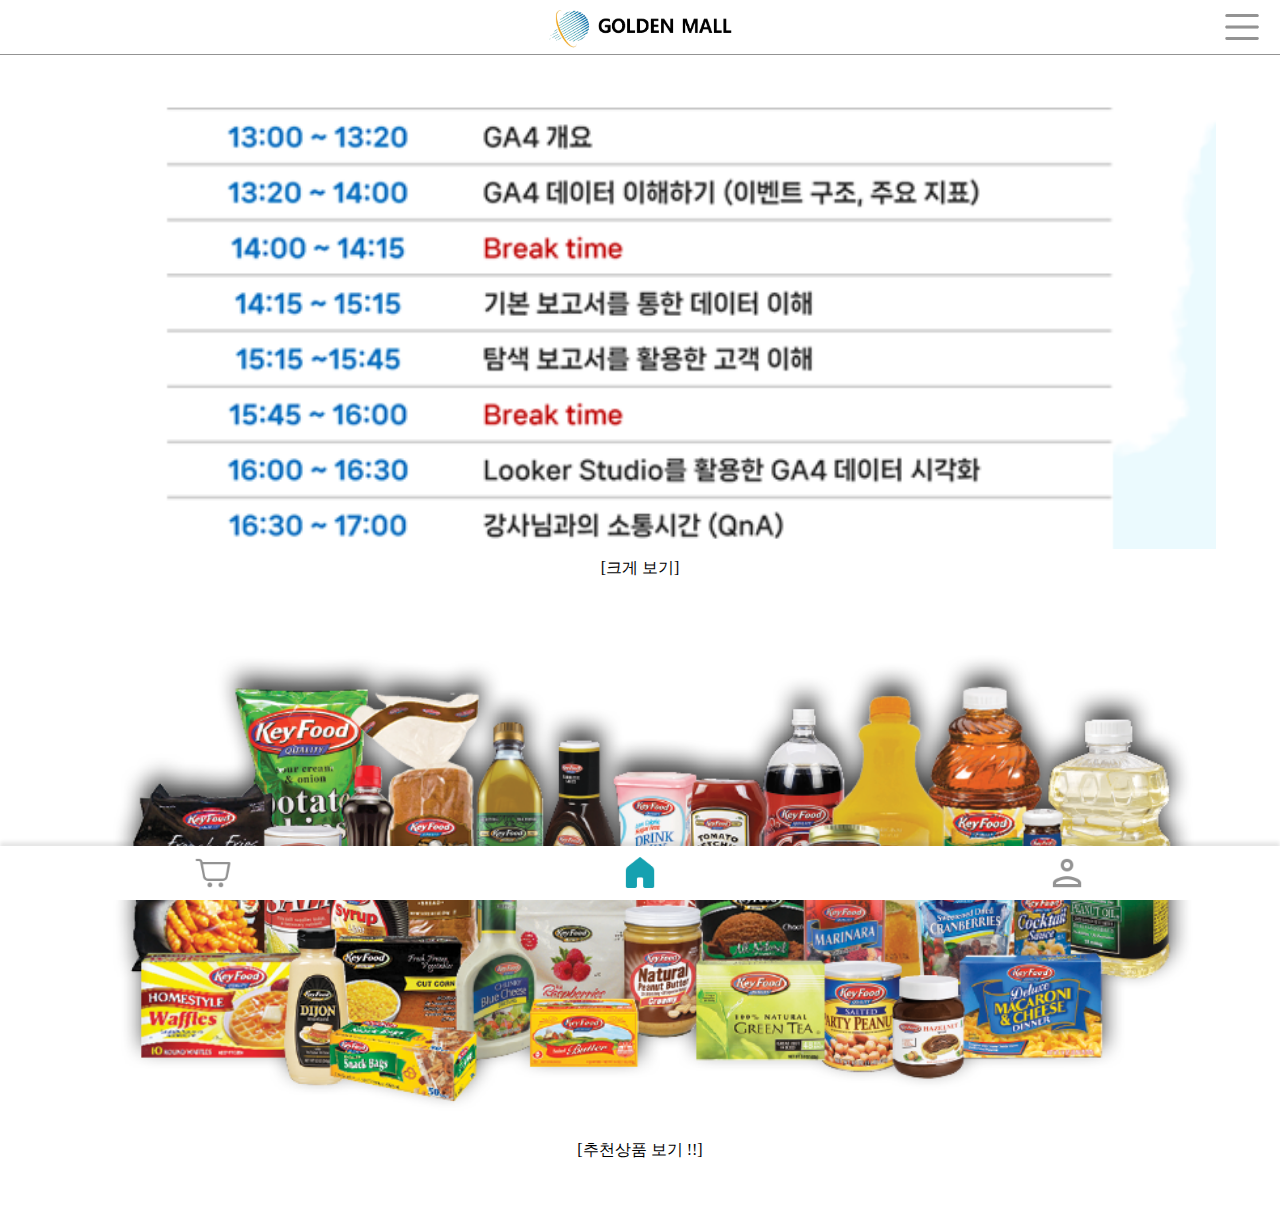
<file: index.html>
<!DOCTYPE html>
<html lang="ko">
<head>
    <meta charset="UTF-8">
    <meta name="viewport" content="width=device-width, initial-scale=1.0">
    <link rel="icon" type="images/png" href="/asset/icon.png">
    <title>Golden Mall</title>
    <link rel="stylesheet" href="/css/base.css" type="text/css" />
    <link rel="stylesheet" href="/css/style.css" type="text/css" />
    <script src="/js/GoogleAnalyticsBuilder.js"></script>
    <script>
        let pageviewObj = {
            // 방문 페이지 제목
            title: '메인>골든몰 홈',

            // 이벤트 매개변수
            ep_page_name: '메인>골든몰 홈',            
            ep_visit_channel: 'PCWeb',
            ep_login_yn: 'Y',
            ep_dow: '화',

            // 사용자 속성
            up_uid: 'hhpark',
            up_type: '개인',
            up_age: '20대',
            up_gender: 'M',
            up_joindate: '20240604'
        };
        sendGAPage(pageviewObj);
        console.log(window.dataLayer);
    </script>
    <script src="/js/script.js"></script>
    <script src="https://ajax.googleapis.com/ajax/libs/jquery/3.6.1/jquery.min.js"></script>
</head>

<body>
    <!-- Google Tag Manager (noscript) -->
    <noscript><iframe src="https://www.googletagmanager.com/ns.html?id=GTM-WPC9HDZQ"
    height="0" width="0" style="display:none;visibility:hidden"></iframe></noscript>
    <!-- End Google Tag Manager (noscript) -->

    <div id="header"></div>

    <div class="container">
        <div style="margin-top: 5vh;" onclick="modal()">
            <div class="center">
                <img class="show-modal-img" src="/asset/main/img_gp_modal.png" alt="">
            </div>
            <div class="center">
                <div>[크게 보기]</div>
            </div>
        </div>
        <div onclick="eventMoveProductItemList()" style="margin-top: 5vh;">
            <div class="center" >
                <img class="move-productpage-img" src="/asset/main/img_recommendation.png" alt="">
            </div>
            <div class="center">
                <span>[추천상품 보기 !!]</span>
            </div>
        </div>
    </div>

    <div id="nav"></div>

    <!-- 모달 -->
    <div id="modal" class="modal">
        <img class="modal_popup" src="/asset/main/img_gp_modal.png" alt="">
    </div>
</body>

<script>
    $(function(){
        $("#header").load("/component/header.html", function(){
        });
        $("#nav").load("/component/nav.html", function(){
            var moveMyPage = document.getElementById("move-home");
            moveMyPage.src = "/asset/icon/ic_home2.png";
        });
    });

    function eventMoveProductItemList(){
        let eventObj = {
            // 이벤트 명
            event_name: 'click_event',
            // 이벤트 매개변수
            ep_click_page: '메인>골든몰 홈',            
            ep_click_area: '바디',
            ep_click_area2: '추천 상품 안내 이미지',
            ep_click_label: '추천상품 보기 !!',
        };
        sendGAEvent(eventObj);
        console.log(window.dataLayer);
        
        moveProductItemList();
    }

    function modal(){
        var modal = document.getElementById('modal');

        if (modal.style.display === "none") {
            modal.style.display = "block";
        } else {
            modal.style.display = "none";
        }

        let virtualObj = {
            // 방문 페이지 제목
            title: '메인>골든몰 홈',
            location: 'https://goldenmall.netlify.app/virtual/modal/index.html',

            // 이벤트 매개변수
            ep_page_name: '메인>골든몰 홈',            
            ep_visit_channel: 'PCWeb',
            ep_login_yn: 'Y',
            ep_dow: '화',

            // 사용자 속성
            up_uid: 'hhpark',
            up_type: '개인',
            up_age: '20대',
            up_gender: 'M',
            up_joindate: '20240604'
        };
        sendGAVirPage(virtualObj);
    }

    // 모달 닫기 버튼 클릭 시
    document.querySelector('#modal').addEventListener('click', function() {
        var modal = document.getElementById('modal');
        modal.style.display = "none";
    });
</script>
</html>
</file>
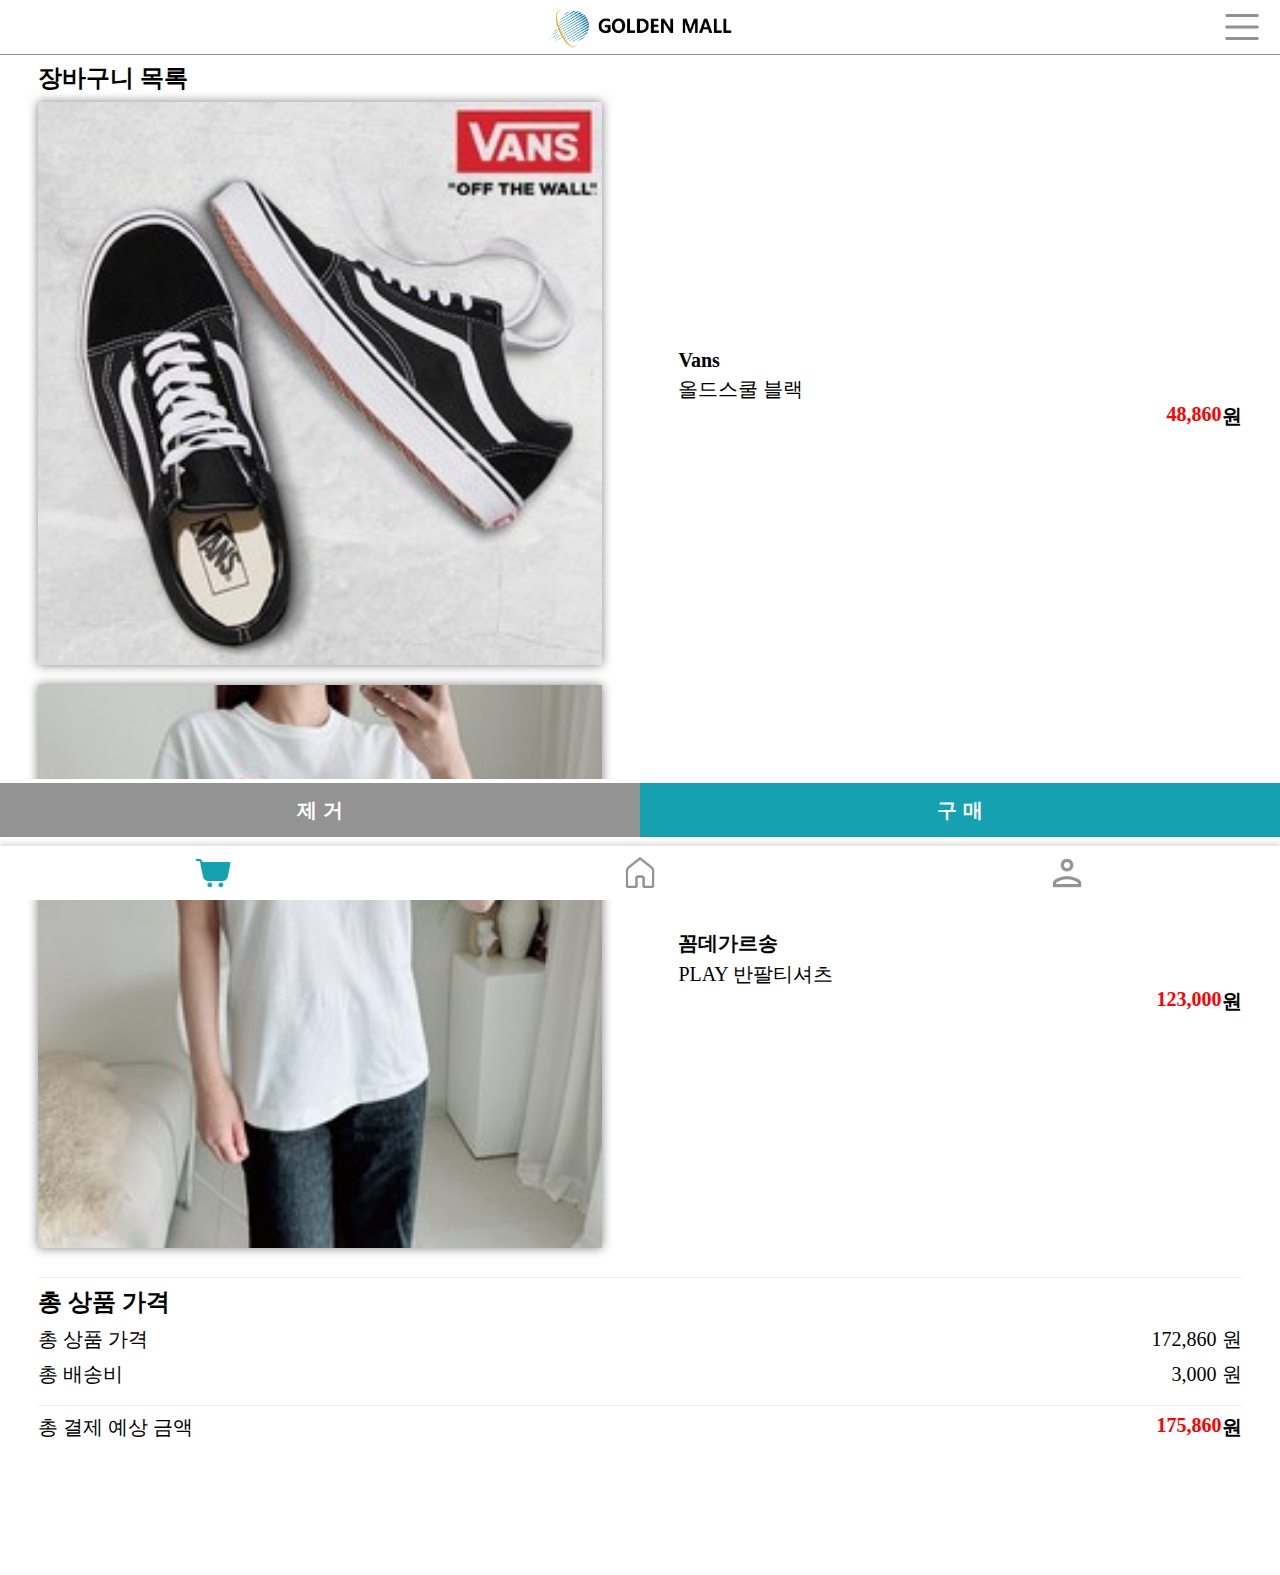
<file: cart/cart.html>
<!DOCTYPE html>
<html lang="ko">
<head>
    <meta charset="UTF-8">
    <meta name="viewport" content="width=device-width, initial-scale=1.0">
    <link rel="icon" type="images/png" href="/asset/icon.png">
    <title>Golden Mall</title>
    <link rel="stylesheet" href="/css/base.css" type="text/css" />
    <link rel="stylesheet" href="/css/style.css" type="text/css" />
    <script src="/js/GoogleAnalyticsBuilder.js"></script>
    <script>
        // 페이지뷰
        let pageviewObj = {
            // 방문 페이지 제목
            title: '장바구니>장바구니 홈',

            // 이벤트 매개변수
            ep_page_name: '장바구니>장바구니 홈',            
            ep_visit_channel: 'PCWeb',
            ep_login_yn: 'Y',
            ep_dow: '화',

            // 사용자 속성
            up_uid: 'hhpark',
            up_type: '개인',
            up_age: '20대',
            up_gender: 'M',
            up_joindate: '20240604'
        };
        sendGAPage(pageviewObj);
        console.log(window.dataLayer);

        // 전자 상거래
        // 기본 정보
        let eventData = {
            event_name: 'view_cart',
            ep_ecommerce: 'view_cart',
        };
        // 거래 정보
        let transaction = {
            currency: 'KRW',
        };
        // 상품 정보
        let productShoes1 = {
            item_id: 'VANS_12345',
            item_brand: 'Vans',
            item_name: '반스 운동화 올드스쿨 블랙',
            item_variant: 'Black',
            price: 18860.0,
            affiliation: 'Golden Mall',
            coupon: 'SUMMER_FUN',
            item_category: 'Clothes',
            item_category2: 'Shoes',
        };

        let items = [productShoes1];

        sendGAEcommerce(eventData, transaction, items);
    </script>
    <script src="/js/script.js"></script>
    <script src="https://ajax.googleapis.com/ajax/libs/jquery/3.6.1/jquery.min.js"></script>
</head>

<body>
    <!-- Google Tag Manager (noscript) -->
    <noscript><iframe src="https://www.googletagmanager.com/ns.html?id=GTM-WPC9HDZQ"
    height="0" width="0" style="display:none;visibility:hidden"></iframe></noscript>
    <!-- End Google Tag Manager (noscript) -->

    <div id="header"></div>
    
    <div class="container-button">
        <div class="product">
            <div class="product-list">
                <div class="product-list-title">
                    장바구니 목록
                </div>
            </div>
            <div class="product-list">
                <div class="product-info">
                    <img class="product-info-img" src="/asset/product/img_shoes1.jpg" alt=""/>
                </div>
                <div class="product-info">
                    <div class="product-info-title">Vans</div>
                    <div class="product-info-content">올드스쿨 블랙</div>
                    <div class="product-info-price">
                        <div class="product-info-price1">48,860</div>
                        <div class="product-info-price2">원</div>
                    </div>
                </div>
            </div>
            <div class="product-list">
                <div class="product-info">
                    <img class="product-info-img" src="/asset/product/img_clothes2.jpg" alt=""/>
                </div>
                <div class="product-info">
                    <div class="product-info-title">꼼데가르송</div>
                    <div class="product-info-content">PLAY 반팔티셔츠</div>
                    <div class="product-info-price">
                        <div class="product-info-price1">123,000</div>
                        <div class="product-info-price2">원</div>
                    </div>
                </div>
            </div>
        </div>
        <div class="product-list">
            <div class="product-list-title">총 상품 가격</div>
        </div>
        <div class="product">
            <div class="product-list">
                <div class="product-info-content">총 상품 가격</div>
                <div class="product-info-content">172,860 원</div>
            </div>
            <div class="product-list">
                <div class="product-info-content">총 배송비</div>
                <div class="product-info-content">3,000 원</div>
            </div>
        </div>
        <div class="product-list">
            <div class="product-info-content">
                총 결제 예상 금액
            </div>
            <div class="product-info-price">
                <div class="product-info-price1">175,860</div>
                <div class="product-info-price2">원</div>
            </div>
        </div>
    </div>

    <div class="main-button-backgroundcolor">
        <div style="width: 50%;">
            <button class="sub-button" onclick="removeCart()">제 거</button>    
        </div>
        <div style="width: 50%;">
            <button class="main-button" onclick="eventMoveProductCheckout()">구 매</button>    
        </div>
    </div>

    <div id="nav"></div>
</body>

<script>
    $(function(){
        $("#header").load("/component/header.html", function(){
        });
        $("#nav").load("/component/nav.html", function(){
            var moveMyPage = document.getElementById("move-cart");
            moveMyPage.src = "/asset/icon/ic_cart2.png";
        });
    });

    function removeCart() {
        // 전자 상거래
        // 기본 정보
        let eventData = {
            event_name: 'remove_from_cart',
            ep_ecommerce: 'remove_from_cart',
        };
        // 거래 정보
        let transaction = {
            currency: 'KRW',
        };
        // 상품 정보
        let productShoes1 = {
            item_id: 'VANS_12345',
            item_brand: 'Vans',
            item_name: '반스 운동화 올드스쿨 블랙',
            item_variant: 'Black',
            price: 18860.0,
            affiliation: 'Golden Mall',
            coupon: 'SUMMER_FUN',
            item_category: 'Clothes',
            item_category2: 'Shoes',
            index: 0,
            quantity: 1,
        };

        let productShirt1 = {
            item_id: 'COMME_777',
            item_brand: '꼼데가르송',
            item_name: 'PLAY 반팔티셔츠',
            item_variant: 'White',
            price: 123.000,
            affiliation: 'Golden Mall',
            item_category: 'Clothes',
            item_category2: 'Shirt',
            index: 1,
            quantity: 1,
        };

        let items = [productShoes1, productShirt1];

        sendGAEcommerce(eventData, transaction, items);
    }

    function eventMoveProductCheckout(){
        // 전자 상거래
        // 기본 정보
        let eventData = {
            event_name: 'begin_checkout',
            ep_ecommerce: 'begin_checkout',
        };
        // 거래 정보
        let transaction = {
            currency: 'KRW',
        };
        // 상품 정보
        let productShoes1 = {
            item_id: 'VANS_12345',
            item_brand: 'Vans',
            item_name: '반스 운동화 올드스쿨 블랙',
            item_variant: 'Black',
            price: 18860.0,
            affiliation: 'Golden Mall',
            coupon: 'SUMMER_FUN',
            item_category: 'Clothes',
            item_category2: 'Shoes',
            index: 0,
            quantity: 1,
        };

        let productShirt1 = {
            item_id: 'COMME_777',
            item_brand: '꼼데가르송',
            item_name: 'PLAY 반팔티셔츠',
            item_variant: 'White',
            price: 123.000,
            affiliation: 'Golden Mall',
            item_category: 'Clothes',
            item_category2: 'Shirt',
            index: 1,
            quantity: 1,
        };

        let items = [productShoes1, productShirt1];

        sendGAEcommerce(eventData, transaction, items);

        moveProductCheckout();
    }
</script>
</html>
</file>
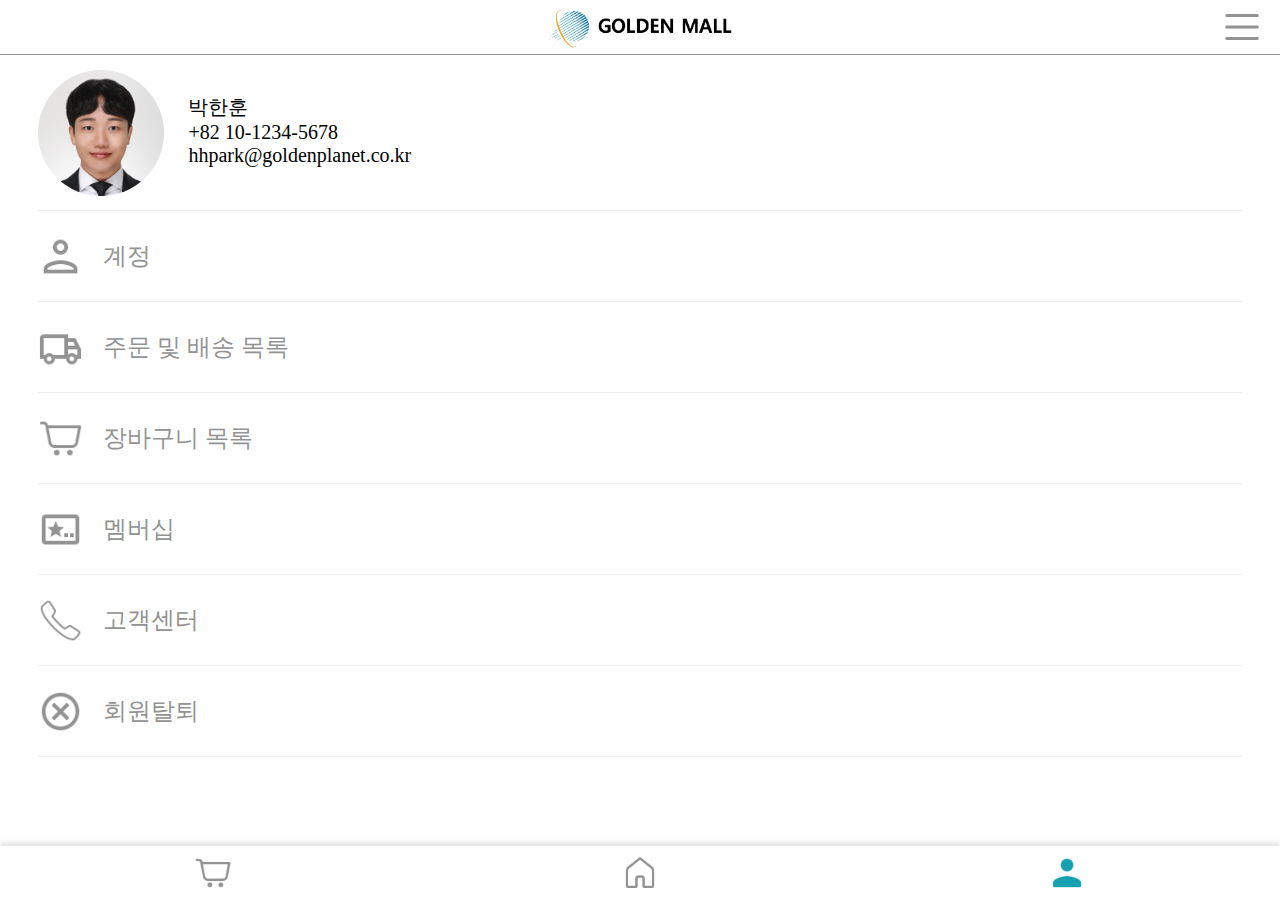
<file: mypage/mypage.html>
<!DOCTYPE html>
<html lang="ko">
<head>
    <meta charset="UTF-8">
    <meta name="viewport" content="width=device-width, initial-scale=1.0">
    <link rel="icon" type="images/png" href="/asset/icon.png">
    <title>Golden Mall</title>
    <link rel="stylesheet" href="/css/base.css" type="text/css" />
    <link rel="stylesheet" href="/css/style.css" type="text/css" />
    <script src="/js/GoogleAnalyticsBuilder.js"></script>
    <script>
        let pageviewObj = {
            // 방문 페이지 제목
            title: '마이페이지>마이페이지 홈',

            // 이벤트 매개변수
            ep_page_name: '마이페이지>마이페이지 홈',            
            ep_visit_channel: 'PCWeb',
            ep_login_yn: 'Y',
            ep_dow: '화',

            // 사용자 속성
            up_uid: 'hhpark',
            up_type: '개인',
            up_age: '20대',
            up_gender: 'M',
            up_joindate: '20240604'
        };
        sendGAPage(pageviewObj);
        console.log(window.dataLayer);
    </script>
    <script src="/js/script.js"></script>
    <script src="https://ajax.googleapis.com/ajax/libs/jquery/3.6.1/jquery.min.js"></script>
</head>

<body>
    <!-- Google Tag Manager (noscript) -->
    <noscript><iframe src="https://www.googletagmanager.com/ns.html?id=GTM-WPC9HDZQ"
    height="0" width="0" style="display:none;visibility:hidden"></iframe></noscript>
    <!-- End Google Tag Manager (noscript) -->

    <div id="header"></div>
    
    <div class="container">
        <span class="user-info">
            <div>
                <img class="user-info-img" src="/asset/mypage/img_user.jpg" alt="">
            </div>
            <div class="user-info-text">
                <div>박한훈</div>
                <div>+82 10-1234-5678</div>
                <div>hhpark@goldenplanet.co.kr</div>
            </div>
        </span>
        <span class="mypage-list">
            <img class="mypage-icon" src="/asset/icon/ic_user.png" alt=""></img>
            <div class="mypage-list-text">계정</div>
        </span>
        <span class="mypage-list" onclick="eventMoveProductHistory()">
            <img class="mypage-icon" src="/asset/icon/ic_delivery.png" alt=""></img>
            <div class="mypage-list-text">주문 및 배송 목록</div>
        </span>
        <span class="mypage-list" onclick="eventMoveCart()">
            <img class="mypage-icon" src="/asset/icon/ic_cart.png" alt=""></img>
            <div class="mypage-list-text">장바구니 목록</div>
        </span>
        <span class="mypage-list">
            <img class="mypage-icon" src="/asset/icon/ic_membership.png" alt=""></img>
            <div class="mypage-list-text">멤버십</div>
        </span>
        <span class="mypage-list">
            <img class="mypage-icon" src="/asset/icon/ic_call.png" alt=""></img>
            <div class="mypage-list-text">고객센터</div>
        </span>
        <span class="mypage-list">
            <img class="mypage-icon" src="/asset/icon/ic_cancel.png" alt=""></img>
            <div class="mypage-list-text">회원탈퇴</div>
        </span>
    </div>

    <div id="nav"></div>
</body>

<script>
    $(function(){
        $("#header").load("/component/header.html", function(){
        });
        $("#nav").load("/component/nav.html", function(){
            var moveMyPage = document.getElementById("move-mypage");
            moveMyPage.src = "/asset/icon/ic_user2.png";
        });
    });

    function eventMoveProductHistory(){
        let eventObj = {
            // 이벤트 명
            event_name: 'click_event',
            // 이벤트 매개변수
            ep_click_page: '마이페이지>마이페이지 홈',            
            ep_click_area: '바디',
            ep_click_area2: '마이 페이지 목록',
            ep_click_label: '주문 및 배송 목록',
        };
        sendGAEvent(eventObj);
        console.log(window.dataLayer);
        
        moveProductHistory();
    }

    function eventMoveCart(){
        let eventObj = {
            // 이벤트 명
            event_name: 'click_event',
            // 이벤트 매개변수
            ep_click_page: '마이페이지>마이페이지 홈',            
            ep_click_area: '바디',
            ep_click_area2: '마이 페이지 목록',
            ep_click_label: '장바구니 목록',
        };
        sendGAEvent(eventObj);
        console.log(window.dataLayer);
        
        moveCart();
    }
</script>
</html>
</file>
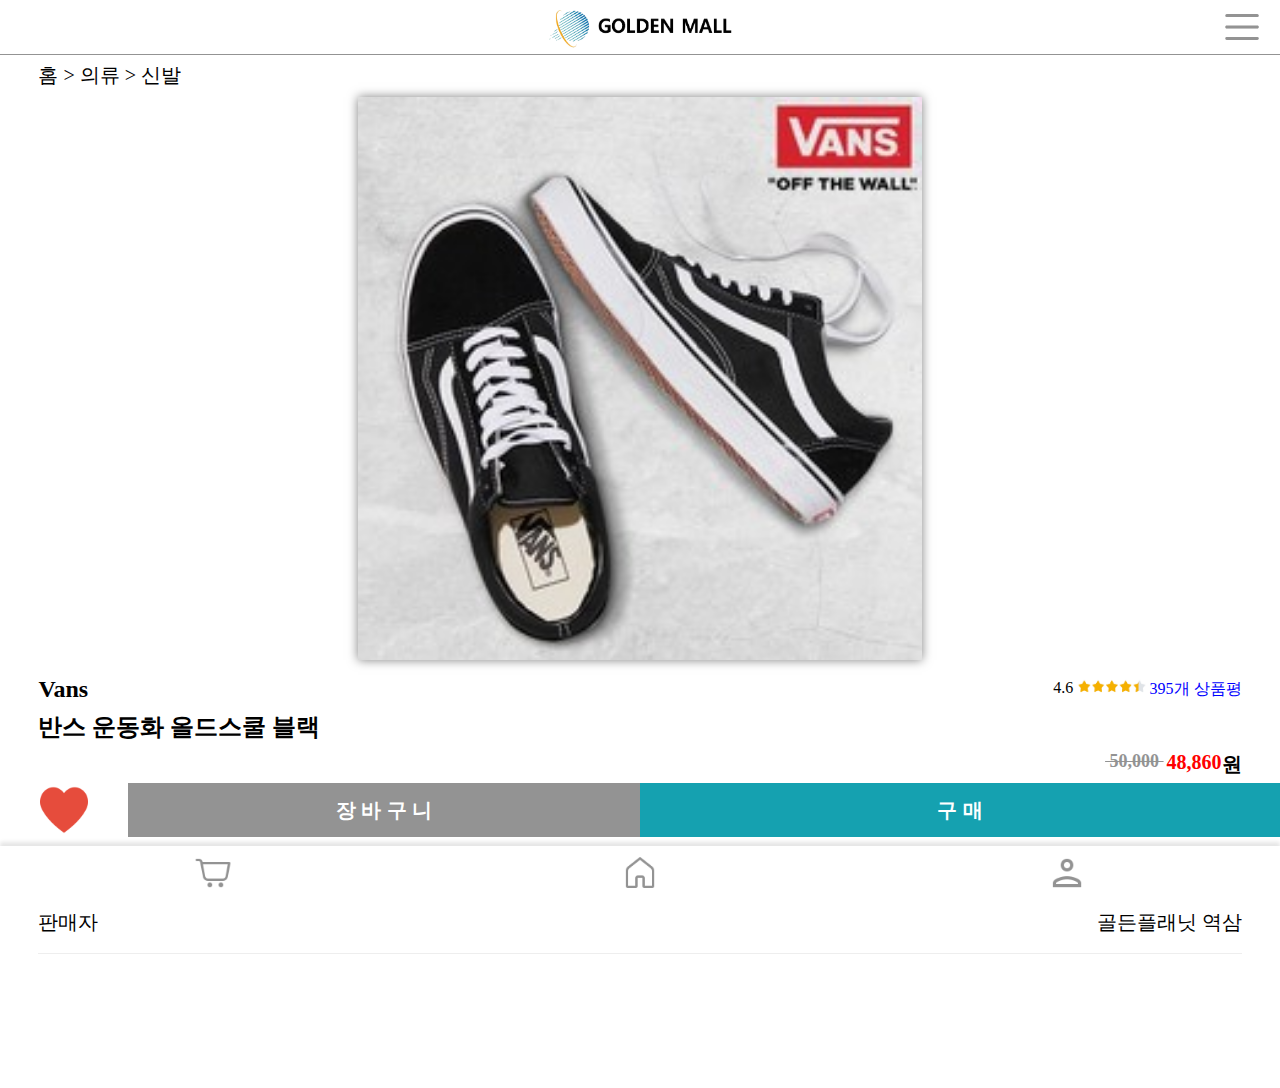
<file: product/productItemDetail.html>
<!DOCTYPE html>
<html lang="ko">
<head>
    <meta charset="UTF-8">
    <meta name="viewport" content="width=device-width, initial-scale=1.0">
    <link rel="icon" type="images/png" href="/asset/icon.png">
    <title>Golden Mall</title>
    <link rel="stylesheet" href="/css/base.css" type="text/css" />
    <link rel="stylesheet" href="/css/style.css" type="text/css" />
    <script src="/js/GoogleAnalyticsBuilder.js"></script>
    <script>
        let pageviewObj = {
            // 방문 페이지 제목
            title: '상품>상품 상세 내용',

            // 이벤트 매개변수
            ep_page_name: '상품>상품 상세 내용',            
            ep_visit_channel: 'PCWeb',
            ep_login_yn: 'Y',
            ep_dow: '화',

            // 사용자 속성
            up_uid: 'hhpark',
            up_type: '개인',
            up_age: '20대',
            up_gender: 'M',
            up_joindate: '20240604'
        };
        sendGAPage(pageviewObj);
        console.log(window.dataLayer);

        // 전자 상거래
        // 기본 정보
        let eventData = {
            event_name: 'view_item',
            ep_ecommerce: 'view_item',
        };
        // 거래 정보
        let transaction = {
            currency: 'KRW',
        };
        // 상품 정보
        let productShoes1 = {
            item_id: 'VANS_12345',
            item_brand: 'Vans',
            item_name: '반스 운동화 올드스쿨 블랙',
            item_variant: 'Black',
            price: 18860.0,
            affiliation: 'Golden Mall',
            coupon: 'SUMMER_FUN',
            item_category: 'Clothes',
            item_category2: 'Shoes',
            quantity: 1,
        };

        let items = [productShoes1];

        sendGAEcommerce(eventData, transaction, items);
    </script>
    <script src="/js/script.js"></script>
    <script src="https://ajax.googleapis.com/ajax/libs/jquery/3.6.1/jquery.min.js"></script>
</head>

<body>
    <!-- Google Tag Manager (noscript) -->
    <noscript><iframe src="https://www.googletagmanager.com/ns.html?id=GTM-WPC9HDZQ"
    height="0" width="0" style="display:none;visibility:hidden"></iframe></noscript>
    <!-- End Google Tag Manager (noscript) -->

    <div id="header"></div>

    <div class="container-button">
        <div class="product">
            <div class="product-list">
                <div class="product-info-content">홈 > 의류 > 신발</div>
            </div>
            <div class="product-list">
                <div class="product-info-big">
                    <img class="product-info-img" src="/asset/product/img_shoes1.jpg" alt=""/>
                </div>
            </div>
            <div class="product-list">
                <div class="product-list-title">Vans</div>
                <div style="display:flex">
                    <div style="font-size: 16px;">4.6</div>
                    <img src="/asset/product/img_glade.png" style="width: auto; height: 16px; padding-left: 3px; padding-right: 3px;" alt="">
                    <div style="font-size: 16px; color: blue;">395개 상품평</div>
                </div>
            </div>
            <div class="product-list">
                <div class="product-list-title">반스 운동화 올드스쿨 블랙</div>
            </div>
            <div class="product-list">
                <div class="product-info-price" style="width: 94vw;">
                    <div class="product-info-price0"> 50,000 </div>
                    <div class="product-info-price1">48,860</div>
                    <div class="product-info-price2">원</div>
                </div>
            </div>
        </div>
        <div class="product">
            <div class="product-list">
                <div class="product-info-content">색상코드</div>
                <div class="product-info-content">BLACK</div>
            </div>
            <div class="product-list">
                <div class="product-info-content">사이즈</div>
                <div class="product-info-content">270</div>
            </div>
            <div class="product-list">
                <div class="product-info-content">배송비</div>
                <div class="product-info-content">3,000 원</div>
            </div>
            <div class="product-list">
                <div class="product-info-content">판매자</div>
                <div class="product-info-content">골든플래닛 역삼</div>
            </div>
        </div>
    </div>

    <div class="main-button-backgroundcolor">
        <div onclick="addWishList()" style="width: 10%; display: flex; justify-content: center; align-items: center;">
            <img src="/asset/icon/ic_heart.png" style="height: 90%; width: auto;" alt="">
        </div>
        <div style="width: 40%;">
            <button class="sub-button" onclick="eventAddMoveCart()">장 바 구 니</button>    
        </div>
        <div style="width: 50%;">
            <button class="main-button" onclick="eventMoveProductCheckout()">구 매</button>    
        </div>
    </div>

    <div id="nav"></div>
</body>
<script>
    $(function(){
        $("#header").load("/component/header.html", function(){
        });
        $("#nav").load("/component/nav.html", function(){
        });
    });

    function addWishList(){
        // 전자 상거래
        // 기본 정보
        let eventData = {
            event_name: 'add_to_wishlist',
            ep_ecommerce: 'add_to_wishlist',
        };
        // 거래 정보
        let transaction = {
            currency: 'KRW',
        };
        // 상품 정보
        let productShoes1 = {
            item_id: 'VANS_12345',
            item_brand: 'Vans',
            item_name: '반스 운동화 올드스쿨 블랙',
            item_variant: 'Black',
            price: 18860.0,
            affiliation: 'Golden Mall',
            coupon: 'SUMMER_FUN',
            item_category: 'Clothes',
            item_category2: 'Shoes',
        };

        let items = [productShoes1];

        sendGAEcommerce(eventData, transaction, items);
    }
    function eventAddMoveCart(){
        // 전자 상거래
        // 기본 정보
        let eventData = {
            event_name: 'add_to_cart',
            ep_ecommerce: 'add_to_cart',
        };
        // 거래 정보
        let transaction = {
            currency: 'KRW',
        };
        // 상품 정보
        let productShoes1 = {
            item_id: 'VANS_12345',
            item_brand: 'Vans',
            item_name: '반스 운동화 올드스쿨 블랙',
            item_variant: 'Black',
            price: 18860.0,
            affiliation: 'Golden Mall',
            coupon: 'SUMMER_FUN',
            item_category: 'Clothes',
            item_category2: 'Shoes',
        };

        let items = [productShoes1];

        sendGAEcommerce(eventData, transaction, items);
        
        moveCart();
    }

    function eventMoveProductCheckout(){
        // 전자 상거래
        // 기본 정보
        let eventData = {
            event_name: 'begin_checkout',
            ep_ecommerce: 'begin_checkout',
        };
        // 거래 정보
        let transaction = {
            currency: 'KRW',
        };
        // 상품 정보
        let productShoes1 = {
            item_id: 'VANS_12345',
            item_brand: 'Vans',
            item_name: '반스 운동화 올드스쿨 블랙',
            item_variant: 'Black',
            price: 18860.0,
            affiliation: 'Golden Mall',
            coupon: 'SUMMER_FUN',
            item_category: 'Clothes',
            item_category2: 'Shoes',
        };

        let items = [productShoes1];

        sendGAEcommerce(eventData, transaction, items);
        
        moveProductCheckout();
    }
</script>
</html>
</file>
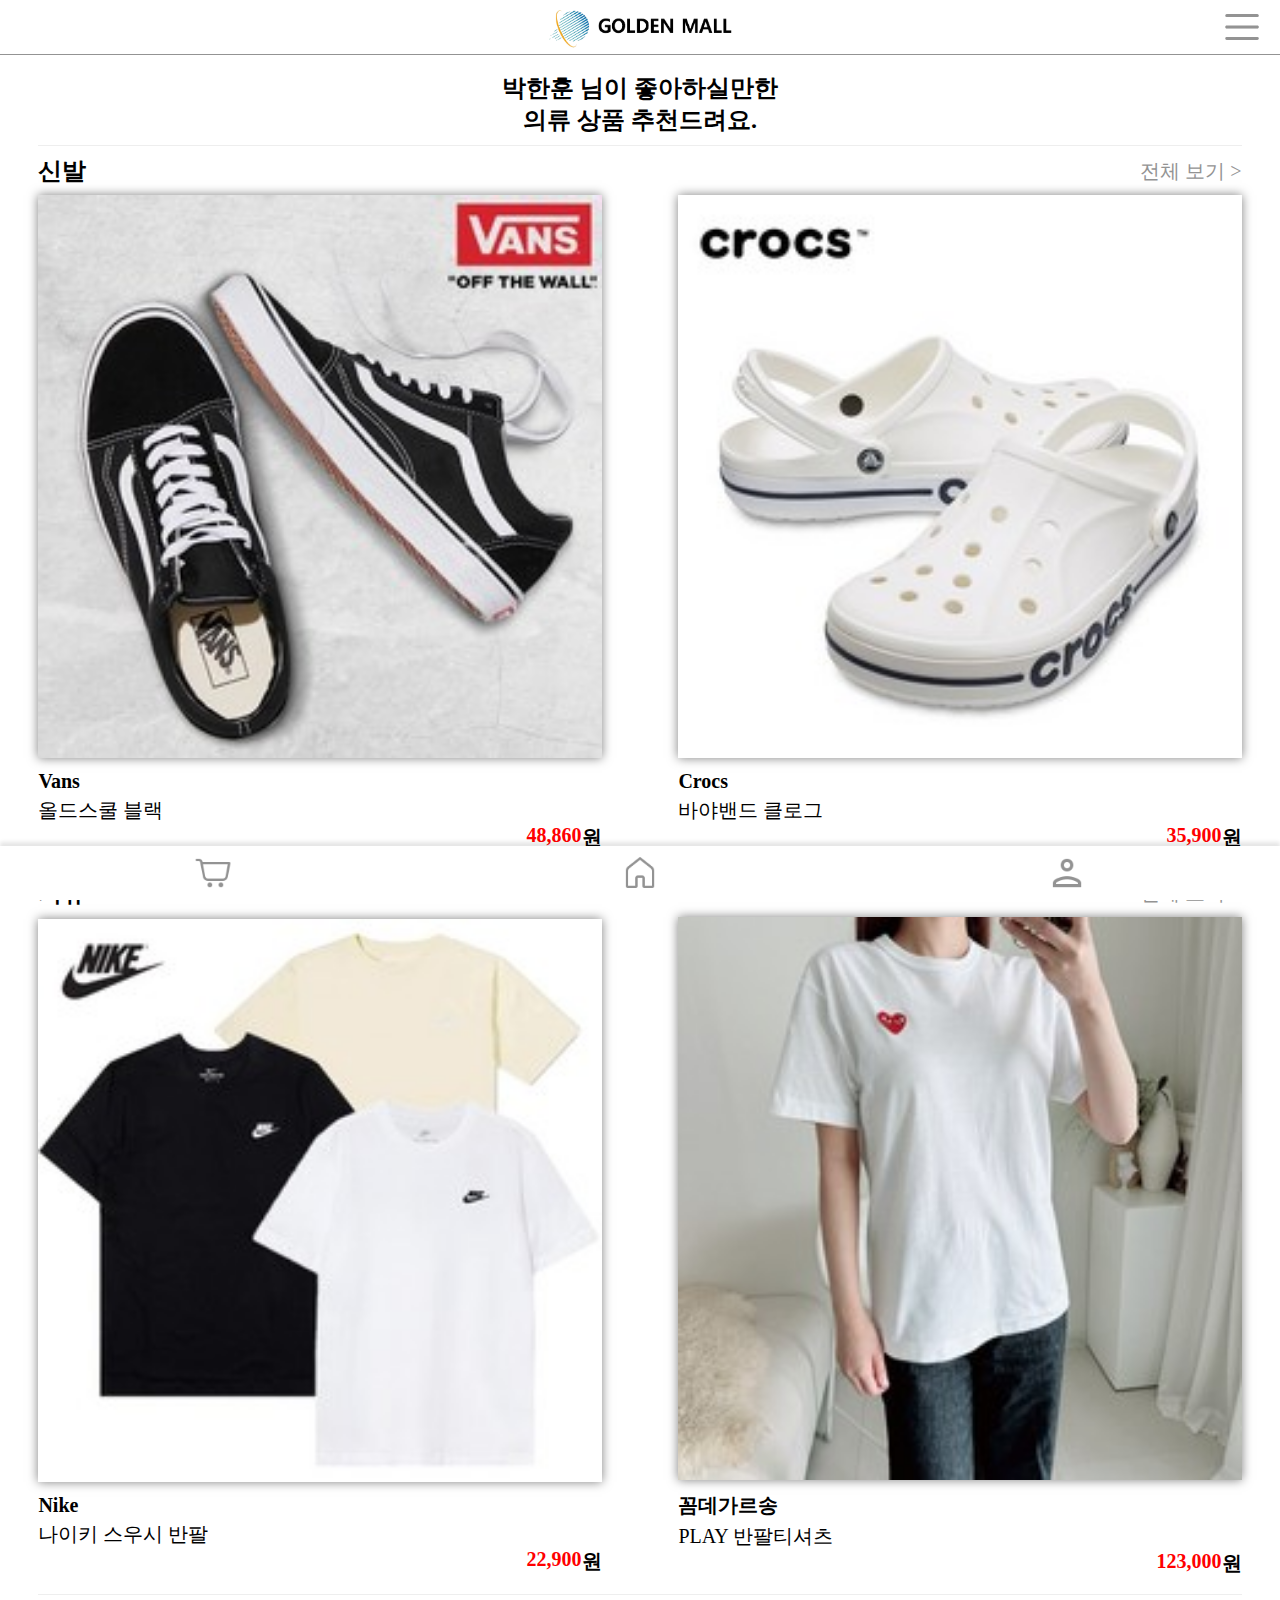
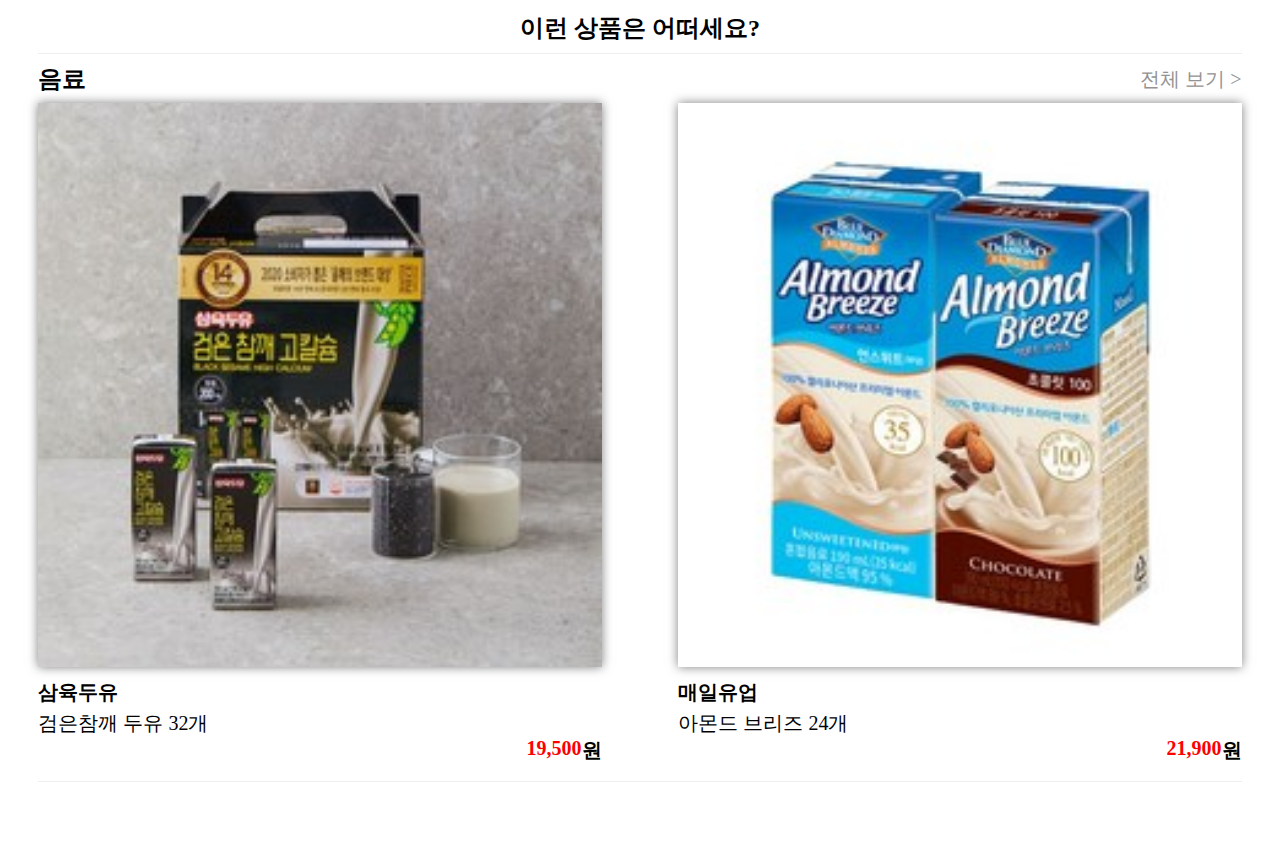
<file: product/productItemList.html>
<!DOCTYPE html>
<html lang="ko">
<head>
    <meta charset="UTF-8">
    <meta name="viewport" content="width=device-width, initial-scale=1.0">
    <link rel="icon" type="images/png" href="/asset/icon.png">
    <title>Golden Mall</title>
    <link rel="stylesheet" href="/css/base.css" type="text/css" />
    <link rel="stylesheet" href="/css/style.css" type="text/css" />
    <script src="/js/GoogleAnalyticsBuilder.js"></script>
    <script>
        // 페이지 뷰
        let pageviewObj = {
            // 방문 페이지 제목
            title: '상품>상품 리스트',

            // 이벤트 매개변수
            ep_page_name: '상품>상품 리스트',            
            ep_visit_channel: 'PCWeb',
            ep_login_yn: 'Y',
            ep_dow: '화',

            // 사용자 속성
            up_uid: 'hhpark',
            up_type: '개인',
            up_age: '20대',
            up_gender: 'M',
            up_joindate: '20240604'
        };
        sendGAPage(pageviewObj);
        console.log(window.dataLayer);

        // 전자 상거래
        // 기본 정보
        let eventData = {
            event_name: 'view_item_list',
            ep_ecommerce: 'view_item_list',
        };
        // 거래 정보
        let transaction = {
            currency: 'KRW',
        };
        let productShoes1 = {
            item_id: 'VANS_12345',
            item_brand: 'Vans',
            item_name: '반스 운동화 올드스쿨 블랙',
            item_variant: 'Black',
            price: 18860.0,
            affiliation: 'Golden Mall',
            coupon: 'SUMMER_FUN',
            item_category: 'Clothes',
            item_category2: 'Shoes',
            quantity: 1,
            index: 0,
        };
        let productShoes2 = {
            item_id: 'CROCS_67890',
            item_brand: 'Crocs',
            item_name: '바야밴드 클로그',
            item_variant: 'White',
            price: 35900.0,
            affiliation: 'Golden Mall',
            item_category: 'Clothes',
            item_category2: 'Shoes',
            quantity: 1,
            index: 1,
        };

        let productShirt1 = {
            item_id: 'NIKE_369',
            item_brand: 'Nike',
            item_name: '나이키 스우시 반팔',
            item_variant: 'Black/White',
            price: 22900.0,
            affiliation: 'Golden Mall',
            item_category: 'Clothes',
            item_category2: 'Shirt',
            quantity: 1,
            index: 2,
        };
        let productShirt2 = {
            item_id: 'COMME_777',
            item_brand: '꼼데가르송',
            item_name: 'PLAY 반팔티셔츠',
            item_variant: 'White',
            price: 123000.0,
            affiliation: 'Golden Mall',
            item_category: 'Clothes',
            item_category2: 'Shirt',
            quantity: 1,
            index: 3,
        };

        let productDrink1 = {
            item_id: 'SAM_111',
            item_brand: '삼육두유',
            item_name: '검은참깨 두유',
            price: 19500.0,
            affiliation: 'Golden Mall',
            item_category: 'Food',
            item_category2: 'Drink',
            quantity: 32,
            index: 4,
        };
        let productDrink2 = {
            item_id: 'M_13579',
            item_brand: '매일유업',
            item_name: '아몬드 브리즈',
            price: 21900.0,
            affiliation: 'Golden Mall',
            item_category: 'Food',
            item_category2: 'Drink',
            quantity: 24,
            index: 5,
        };

        let items = [productShoes1, productShoes2, productShirt1
                , productShirt2, productDrink1, productDrink2];
        sendGAEcommerce(eventData, transaction, items);
    </script>
    <script src="/js/script.js"></script>
    <script src="https://ajax.googleapis.com/ajax/libs/jquery/3.6.1/jquery.min.js"></script>
</head>

<body>
    <!-- Google Tag Manager (noscript) -->
    <noscript><iframe src="https://www.googletagmanager.com/ns.html?id=GTM-WPC9HDZQ"
    height="0" width="0" style="display:none;visibility:hidden"></iframe></noscript>
    <!-- End Google Tag Manager (noscript) -->

    <div id="header"></div>

    <div class="container">
        <div style="text-align: center; font-weight: bold; font-size: 24px;
        padding-top: 2vh; padding-bottom: 1vh; margin-bottom: 1vh;
        border-bottom: 1px solid #EEEEEE;">
            박한훈 님이 좋아하실만한<br>
            의류 상품 추천드려요.
        </div>
        <div class="product">
            <div class="product-list">
                <div class="product-list-title">
                    신발
                </div>
                <div class="product-list-title2">
                    전체 보기 >
                </div>
            </div>
            <div class="product-list">
                <div class="product-info" onclick="eventMoveProductItemDetail()">
                    <img class="product-info-img" src="/asset/product/img_shoes1.jpg" alt=""/>
                    <div class="product-info-title">Vans</div>
                    <div class="product-info-content">올드스쿨 블랙</div>
                    <div class="product-info-price">
                        <div class="product-info-price1">48,860</div>
                        <div class="product-info-price2">원</div>
                    </div>
                </div>
                <div class="product-info">
                    <img class="product-info-img" src="/asset/product/img_shoes2.jpg" alt=""/>
                    <div class="product-info-title">Crocs</div>
                    <div class="product-info-content">바야밴드 클로그</div>
                    <div class="product-info-price">
                        <div class="product-info-price1">35,900</div>
                        <div class="product-info-price2">원</div>
                    </div>
                </div>
            </div>
        </div>
        <div class="product">
            <div class="product-list">
                <div class="product-list-title">
                    의류
                </div>
                <div class="product-list-title2">
                    전체 보기 >
                </div>
            </div>
            <div class="product-list">
                <div class="product-info">
                    <img class="product-info-img" src="/asset/product/img_clothes1.jpg" alt=""/>
                    <div class="product-info-title">Nike</div>
                    <div class="product-info-content">나이키 스우시 반팔</div>
                    <div class="product-info-price">
                        <div class="product-info-price1">22,900</div>
                        <div class="product-info-price2">원</div>
                    </div>
                </div>
                <div class="product-info">
                    <img class="product-info-img" src="/asset/product/img_clothes2.jpg" alt=""/>
                    <div class="product-info-title">꼼데가르송</div>
                    <div class="product-info-content">PLAY 반팔티셔츠</div>
                    <div class="product-info-price">
                        <div class="product-info-price1">123,000</div>
                        <div class="product-info-price2">원</div>
                    </div>
                </div>
            </div>
        </div>
        <div style="text-align: center; font-weight: bold; font-size: 24px;
        padding-top: 1vh; padding-bottom: 1vh; margin-bottom: 1vh;
        border-bottom: 1px solid #EEEEEE;">
            이런 상품은 어떠세요?
        </div>
        <div class="product">
            <div class="product-list">
                <div class="product-list-title">
                    음료
                </div>
                <div class="product-list-title2">
                    전체 보기 >
                </div>
            </div>
            <div class="product-list">
                <div class="product-info">
                    <img class="product-info-img" src="/asset/product/img_drink1.jpg" alt=""/>
                    <div class="product-info-title">삼육두유</div>
                    <div class="product-info-content">검은참깨 두유 32개</div>
                    <div class="product-info-price">
                        <div class="product-info-price1">19,500</div>
                        <div class="product-info-price2">원</div>
                    </div>
                </div>
                <div class="product-info">
                    <img class="product-info-img" src="/asset/product/img_drink2.jpg" alt=""/>
                    <div class="product-info-title">매일유업</div>
                    <div class="product-info-content">아몬드 브리즈 24개</div>
                    <div class="product-info-price">
                        <div class="product-info-price1">21,900</div>
                        <div class="product-info-price2">원</div>
                    </div>
                </div>
            </div>
        </div>
    </div>

    <div id="nav"></div>
</body>
<script>
    $(function(){
        $("#header").load("/component/header.html", function(){
        });
        $("#nav").load("/component/nav.html", function(){
        });
    });

    function eventMoveProductItemDetail(){
        // 전자 상거래
        // 기본 정보
        let eventData = {
            event_name: 'select_item',
            ep_ecommerce: 'select_item',
        };
        // 거래 정보
        let transaction = {
            currency: 'KRW',
        };
        // 상품 정보
        let productShoes1 = {
            item_id: 'VANS_12345',
            item_brand: 'Vans',
            item_name: '반스 운동화 올드스쿨 블랙',
            item_variant: 'Black',
            price: 18860.0,
            affiliation: 'Golden Mall',
            coupon: 'SUMMER_FUN',
            item_category: 'Clothes',
            item_category2: 'Shoes',
        };

        let items = [productShoes1];

        sendGAEcommerce(eventData, transaction, items);
        
        moveProductItemDetail();
    }
</script>
</html>
</file>
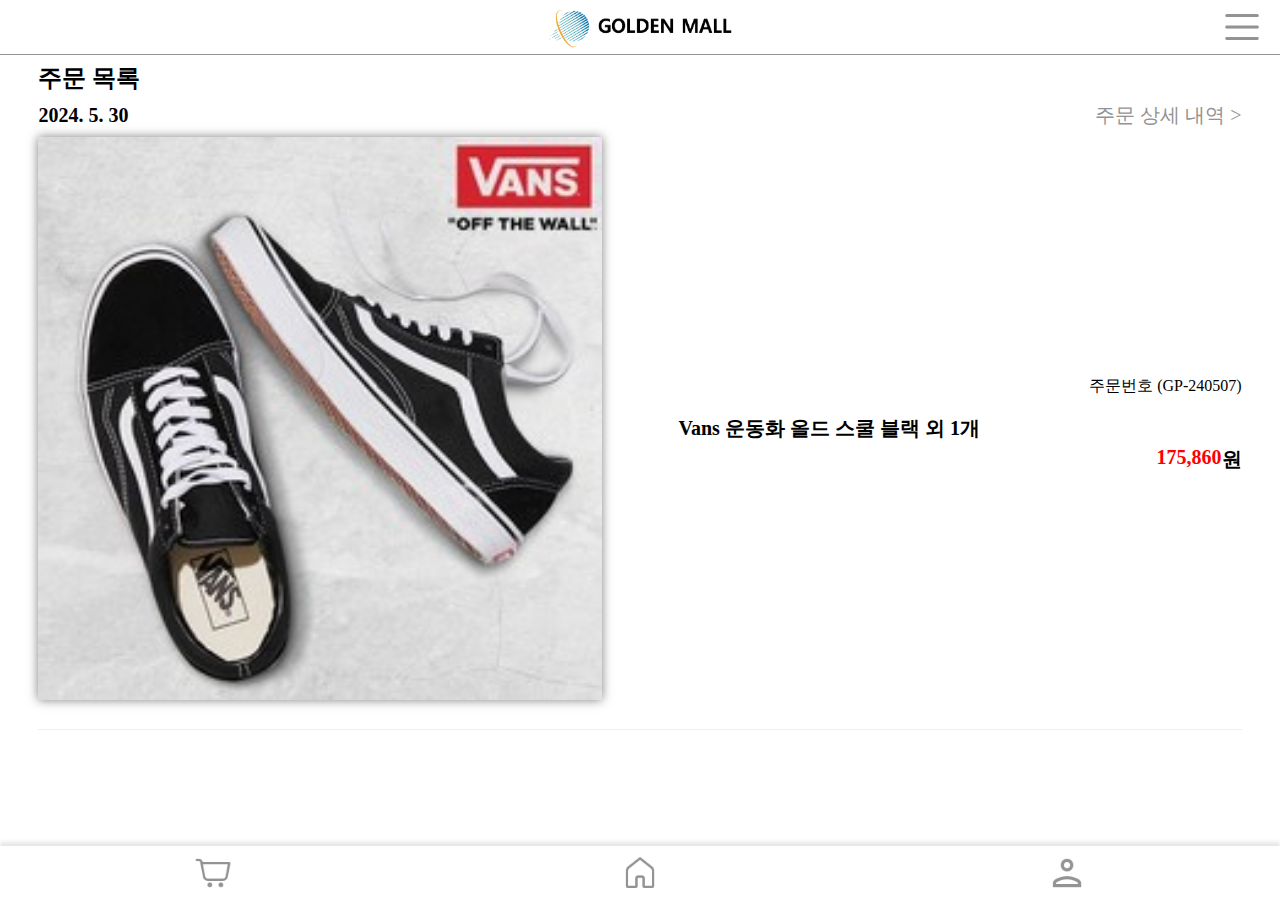
<file: product/history/productHistory.html>
<!DOCTYPE html>
<html lang="ko">
<head>
    <meta charset="UTF-8">
    <meta name="viewport" content="width=device-width, initial-scale=1.0">
    <link rel="icon" type="images/png" href="/asset/icon.png">
    <title>Golden Mall</title>
    <link rel="stylesheet" href="/css/base.css" type="text/css" />
    <link rel="stylesheet" href="/css/style.css" type="text/css" />
    <script src="/js/GoogleAnalyticsBuilder.js"></script>
    <script>
        let pageviewObj = {
            // 방문 페이지 제목
            title: '상품>구매 내역>주문 목록',

            // 이벤트 매개변수
            ep_page_name: '상품>구매 내역>주문 목록',            
            ep_visit_channel: 'PCWeb',
            ep_login_yn: 'Y',
            ep_dow: '화',

            // 사용자 속성
            up_uid: 'hhpark',
            up_type: '개인',
            up_age: '20대',
            up_gender: 'M',
            up_joindate: '20240604'
        };
        sendGAPage(pageviewObj);
        console.log(window.dataLayer);
    </script>
    <script src="/js/script.js"></script>
    <script src="https://ajax.googleapis.com/ajax/libs/jquery/3.6.1/jquery.min.js"></script>
</head>

<body>
    <!-- Google Tag Manager (noscript) -->
    <noscript><iframe src="https://www.googletagmanager.com/ns.html?id=GTM-WPC9HDZQ"
    height="0" width="0" style="display:none;visibility:hidden"></iframe></noscript>
    <!-- End Google Tag Manager (noscript) -->

    <div id="header"></div>
    
    <div class="container">
        <div class="product">
            <div class="product-list">
                <div class="product-list-title">
                    주문 목록
                </div>
            </div>
            <div class="product-list">
                <div class="product-list-title0">
                    2024. 5. 30
                </div>
                <div class="product-list-title2" onclick="eventMoveProductHistoryDetail()">
                    주문 상세 내역 >
                </div>
            </div>
            <div class="product-list">
                <div class="product-info">
                    <img class="product-info-img" src="/asset/product/img_shoes1.jpg" alt=""/>
                </div>
                <div class="purchase-info">
                    <div class="product-info-price">주문번호 (GP-240507)</div>
                    <br>
                    <div class="product-info-title">Vans 운동화 올드 스쿨 블랙 외 1개</div>
                    <div class="product-info-price">
                        <div class="product-info-price1">175,860</div>
                        <div class="product-info-price2">원</div>
                    </div>
                </div>
            </div>
        </div>
    </div>

    <div id="nav"></div>
</body>

<script>
    $(function(){
        $("#header").load("/component/header.html", function(){
        });
        $("#nav").load("/component/nav.html", function(){
        });
    });

    function eventMoveProductHistoryDetail(){
        let eventObj = {
            // 이벤트 명
            event_name: 'click_event',
            // 이벤트 매개변수
            ep_click_page: '상품>구매 내역>주문 목록',            
            ep_click_area: '바디',
            ep_click_area2: '주문 목록 우측 상단',
            ep_click_label: '주문 상세 내역',
        };
        sendGAEvent(eventObj);
        console.log(window.dataLayer);
        
        moveProductHistoryDetail();
    }
</script>
</html>
</file>
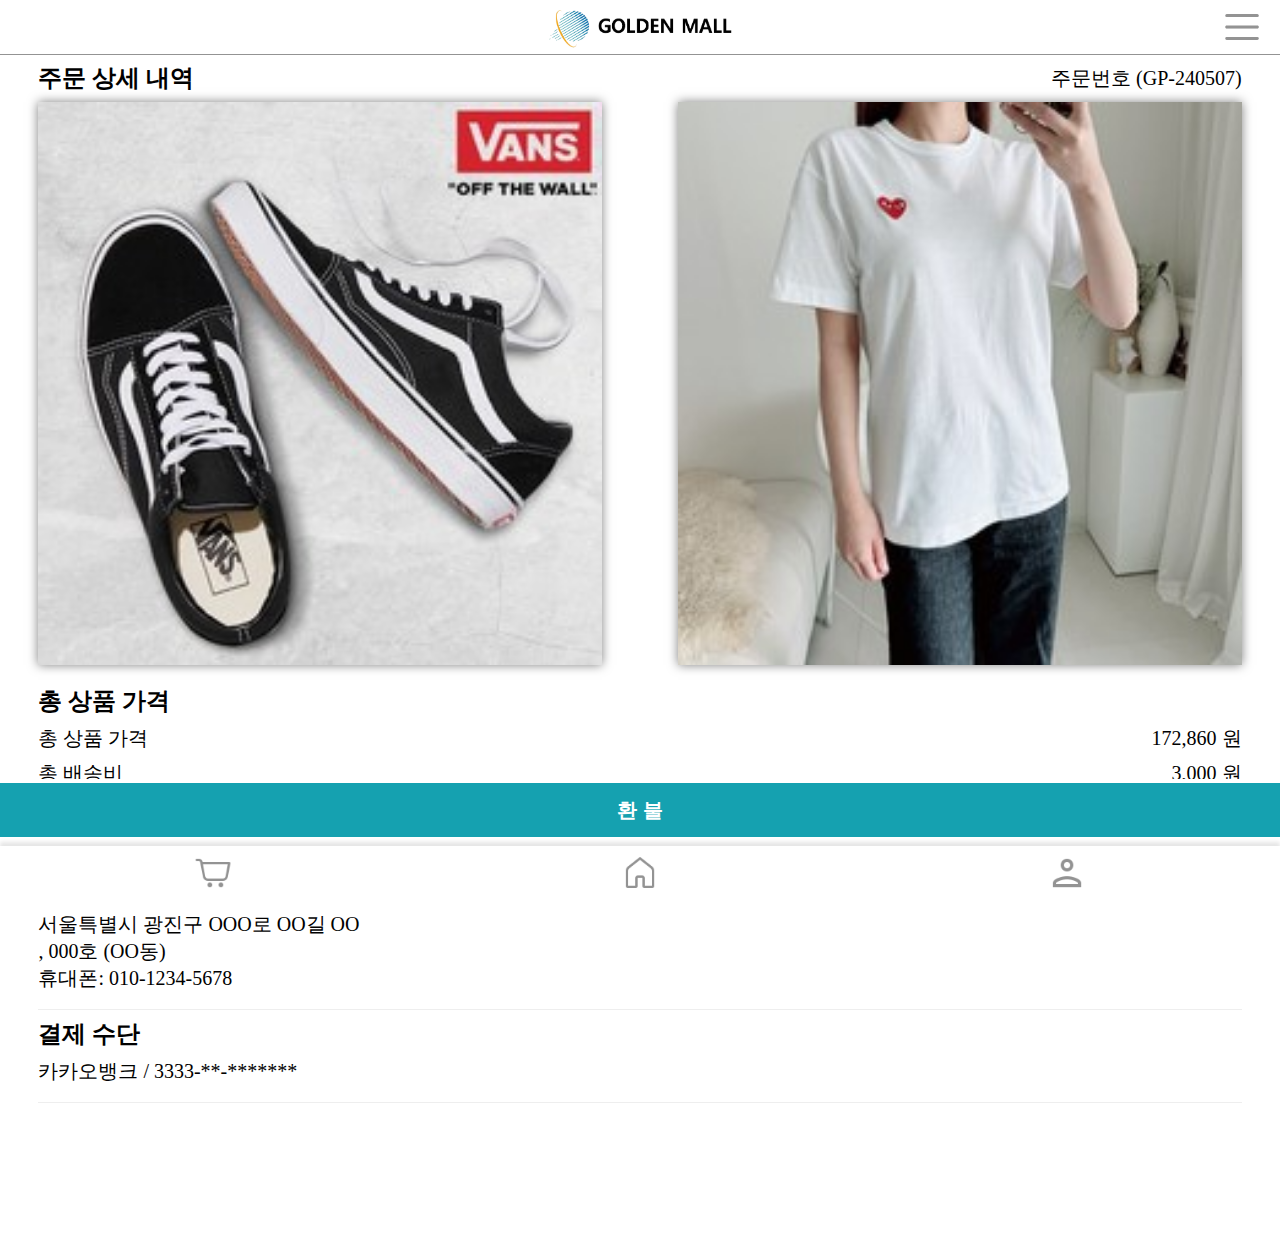
<file: product/history/productHistoryDetail.html>
<!DOCTYPE html>
<html lang="ko">
<head>
    <meta charset="UTF-8">
    <meta name="viewport" content="width=device-width, initial-scale=1.0">
    <link rel="icon" type="images/png" href="/asset/icon.png">
    <title>Golden Mall</title>
    <link rel="stylesheet" href="/css/base.css" type="text/css" />
    <link rel="stylesheet" href="/css/style.css" type="text/css" />
    <script src="/js/GoogleAnalyticsBuilder.js"></script>
    <script>
        let pageviewObj = {
            // 방문 페이지 제목
            title: '상품>구매 내역>주문 상세 내역',

            // 이벤트 매개변수
            ep_page_name: '상품>구매 내역>주문 상세 내역',            
            ep_visit_channel: 'PCWeb',
            ep_login_yn: 'Y',
            ep_dow: '화',

            // 사용자 속성
            up_uid: 'hhpark',
            up_type: '개인',
            up_age: '20대',
            up_gender: 'M',
            up_joindate: '20240604'
        };
        sendGAPage(pageviewObj);
        console.log(window.dataLayer);
    </script>
    <script src="/js/script.js"></script>
    <script src="https://ajax.googleapis.com/ajax/libs/jquery/3.6.1/jquery.min.js"></script>
</head>

<body>
    <!-- Google Tag Manager (noscript) -->
    <noscript><iframe src="https://www.googletagmanager.com/ns.html?id=GTM-WPC9HDZQ"
    height="0" width="0" style="display:none;visibility:hidden"></iframe></noscript>
    <!-- End Google Tag Manager (noscript) -->

    <div id="header"></div>
    
    <div class="container-button">
        <div class="product">
            <div class="product-list">
                <div class="product-list-title">
                    주문 상세 내역
                </div>
                <div class="product-info-content">주문번호 (GP-240507)</div>
            </div>
            <div class="product-list">
                <div class="product-info">
                    <img class="product-info-img" src="/asset/product/img_shoes1.jpg" alt=""/>
                </div>
                <div class="product-info">
                    <img class="product-info-img" src="/asset/product/img_clothes2.jpg" alt=""/>
                    
                </div>
            </div>
            <div class="product-list">
                <div class="product-list-title">총 상품 가격</div>
            </div>
            <div class="product">
                <div class="product-list">
                    <div class="product-info-content">총 상품 가격</div>
                    <div class="product-info-content">172,860 원</div>
                </div>
                <div class="product-list">
                    <div class="product-info-content">총 배송비</div>
                    <div class="product-info-content">3,000 원</div>
                </div>
            </div>
            <div class="product-list">
                <div class="product-list-title">
                    총 결제 금액
                </div>
                <div class="product-info-price">
                    <div class="product-info-price1">175,860</div>
                    <div class="product-info-price2">원</div>
                </div>
            </div>
        </div>
        <div class="product">
            <div class="product-list">
                <div class="product-list-title">배송지</div>
            </div>
            <div class="product-info-content">
                서울특별시 광진구 OOO로 OO길 OO<br>
                , 000호 (OO동)
            </div>
            <div class="product-list">
                <div class="product-info-content">휴대폰: 010-1234-5678</div>
            </div>
        </div>
        <div class="product">
            <div class="product-list">
                <div class="product-list-title">결제 수단</div>
            </div>
            <div class="product-list">
                <div class="product-info-content">카카오뱅크 / 3333-**-*******</div>
            </div>
        </div>
    </div>

    <div class="main-button-backgroundcolor">
        <button class="main-button" onclick="eventMoveProductHistoryRefund()">환 불</button>
    </div>

    <div id="nav"></div>
</body>

<script>
    $(function(){
        $("#header").load("/component/header.html", function(){
        });
        $("#nav").load("/component/nav.html", function(){
        });
    });

    function eventMoveProductHistoryRefund(){
        // 전자 상거래
        // 기본 정보
        let eventData = {
            event_name: 'refund',
            ep_ecommerce: 'refund',
        };
        // 거래 정보
        let transaction = {
            transaction_id: 'GP-240507',
            currency: 'KRW',
            value: 175860.0,
            shipping: 3000.0,
            payment_type: 'Kakao Pay',
        };
        // 상품 정보
        let productShoes1 = {
            item_id: 'VANS_12345',
            item_brand: 'Vans',
            item_name: '반스 운동화 올드스쿨 블랙',
            item_variant: 'Black',
            price: 18860.0,
            affiliation: 'Golden Mall',
            coupon: 'SUMMER_FUN',
            item_category: 'Clothes',
            item_category2: 'Shoes',
            index: 0,
            quantity: 1,
        };
        let productShirt1 = {
            item_id: 'COMME_777',
            item_brand: '꼼데가르송',
            item_name: 'PLAY 반팔티셔츠',
            item_variant: 'White',
            price: 123.000,
            affiliation: 'Golden Mall',
            item_category: 'Clothes',
            item_category2: 'Shirt',
            index: 1,
            quantity: 1,
        };

        let items = [productShoes1, productShirt1];

        sendGAEcommerce(eventData, transaction, items);
        
        moveProductHistoryRefund();
    }
</script>
</html>
</file>
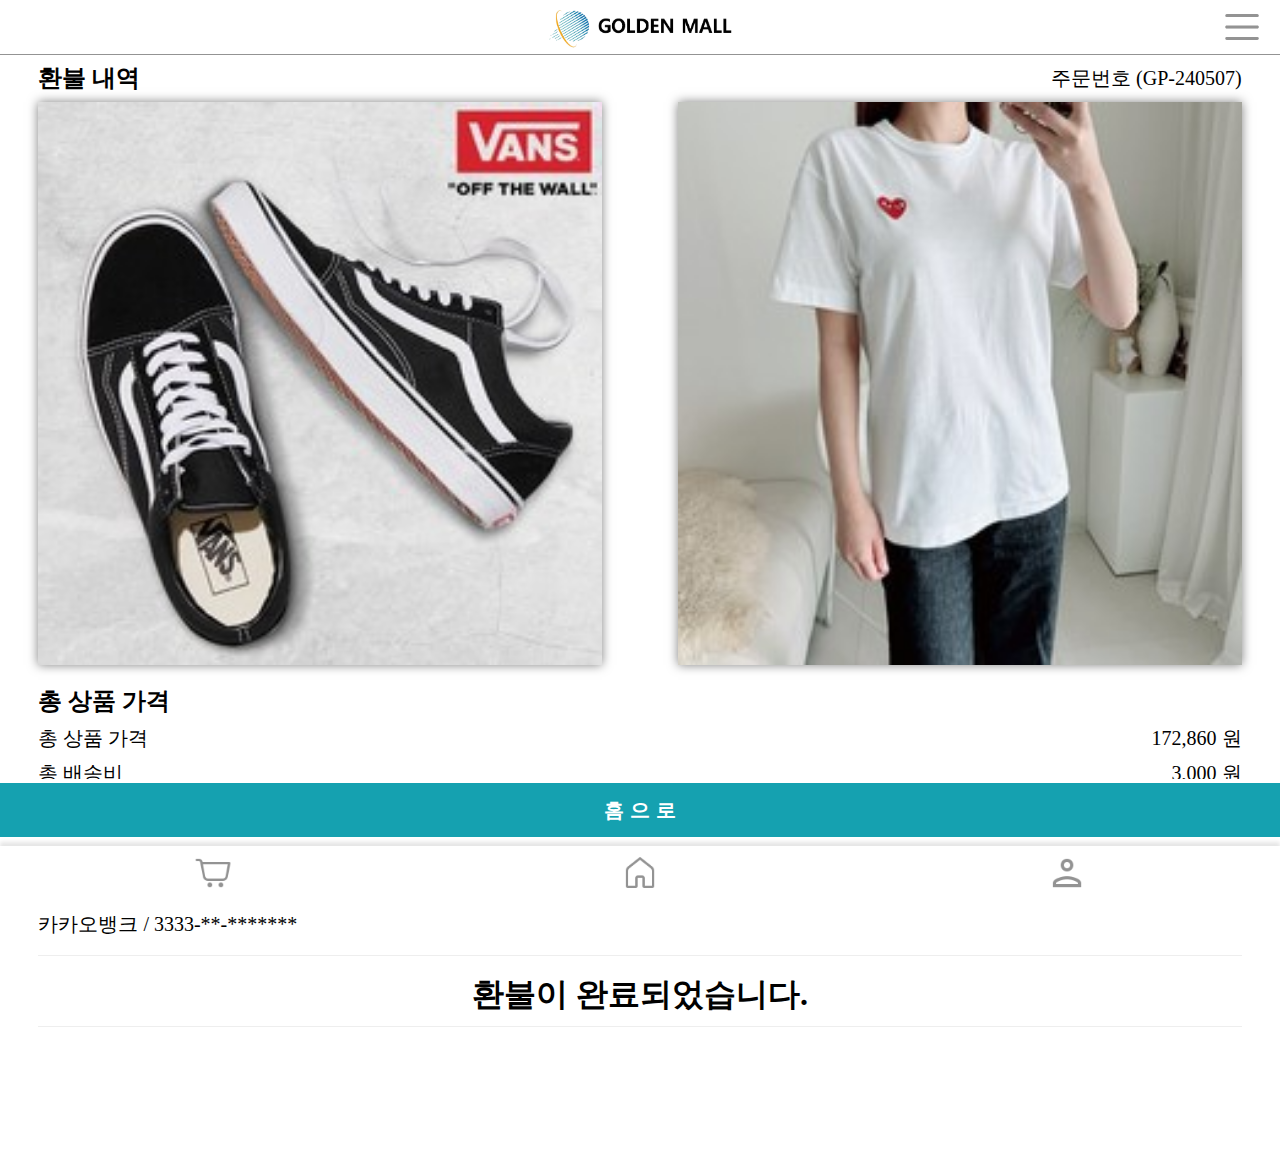
<file: product/history/productRefund.html>
<!DOCTYPE html>
<html lang="ko">
<head>
    <meta charset="UTF-8">
    <meta name="viewport" content="width=device-width, initial-scale=1.0">
    <link rel="icon" type="images/png" href="/asset/icon.png">
    <title>Golden Mall</title>
    <link rel="stylesheet" href="/css/base.css" type="text/css" />
    <link rel="stylesheet" href="/css/style.css" type="text/css" />
    <script src="/js/GoogleAnalyticsBuilder.js"></script>
    <script>
        // 페이지뷰
        let pageviewObj = {
            // 방문 페이지 제목
            title: '상품>구매 내역>환불 완료',

            // 이벤트 매개변수
            ep_page_name: '상품>구매 내역>환불 완료',            
            ep_visit_channel: 'PCWeb',
            ep_login_yn: 'Y',
            ep_dow: '화',

            // 사용자 속성
            up_uid: 'hhpark',
            up_type: '개인',
            up_age: '20대',
            up_gender: 'M',
            up_joindate: '20240604'
        };
        sendGAPage(pageviewObj);
        console.log(window.dataLayer);
    </script>
    <script src="/js/script.js"></script>
    <script src="https://ajax.googleapis.com/ajax/libs/jquery/3.6.1/jquery.min.js"></script>
</head>

<body>
    <!-- Google Tag Manager (noscript) -->
    <noscript><iframe src="https://www.googletagmanager.com/ns.html?id=GTM-WPC9HDZQ"
    height="0" width="0" style="display:none;visibility:hidden"></iframe></noscript>
    <!-- End Google Tag Manager (noscript) -->

    <div id="header"></div>
    
    <div class="container-button">
        <div class="product">
            <div class="product-list">
                <div class="product-list-title">
                    환불 내역
                </div>
                <div class="product-info-content">주문번호 (GP-240507)</div>
            </div>
            <div class="product-list">
                <div class="product-info">
                    <img class="product-info-img" src="/asset/product/img_shoes1.jpg" alt=""/>
                </div>
                <div class="product-info">
                    <img class="product-info-img" src="/asset/product/img_clothes2.jpg" alt=""/>
                    
                </div>
            </div>
            <div class="product-list">
                <div class="product-list-title">총 상품 가격</div>
            </div>
            <div class="product">
                <div class="product-list">
                    <div class="product-info-content">총 상품 가격</div>
                    <div class="product-info-content">172,860 원</div>
                </div>
                <div class="product-list">
                    <div class="product-info-content">총 배송비</div>
                    <div class="product-info-content">3,000 원</div>
                </div>
            </div>
            <div class="product-list">
                <div class="product-list-title">
                    총 결제 금액
                </div>
                <div class="product-info-price">
                    <div class="product-info-price1">175,860</div>
                    <div class="product-info-price2">원</div>
                </div>
            </div>
        </div>
        <div class="product">
            <div class="product-list">
                <div class="product-list-title">결제 수단</div>
            </div>
            <div class="product-list">
                <div class="product-info-content">카카오뱅크 / 3333-**-*******</div>
            </div>
        </div>

        <div style="text-align: center; font-weight: bold; font-size: 32px;
        padding-top: 1vh; padding-bottom: 1vh; margin-bottom: 1vh;
        border-bottom: 1px solid #EEEEEE;">
            환불이 완료되었습니다.
        </div>
    </div>

    <div class="main-button-backgroundcolor">
        <button class="main-button" onclick="eventMoveMainPage()">홈 으 로</button>
    </div>

    <div id="nav"></div>
</body>

<script>
    $(function(){
        $("#header").load("/component/header.html", function(){
        });
        $("#nav").load("/component/nav.html", function(){
        });
    });

    function eventMoveMainPage(){
        let eventObj = {
            // 이벤트 명
            event_name: 'click_event',
            // 이벤트 매개변수
            ep_click_page: '상품>구매 내역>환불 완료',            
            ep_click_area: '바디',
            ep_click_area2: '버튼',
            ep_click_label: '홈으로',
        };
        sendGAEvent(eventObj);
        console.log(window.dataLayer);
        
        moveMainPage();
    }
</script>
</html>
</file>
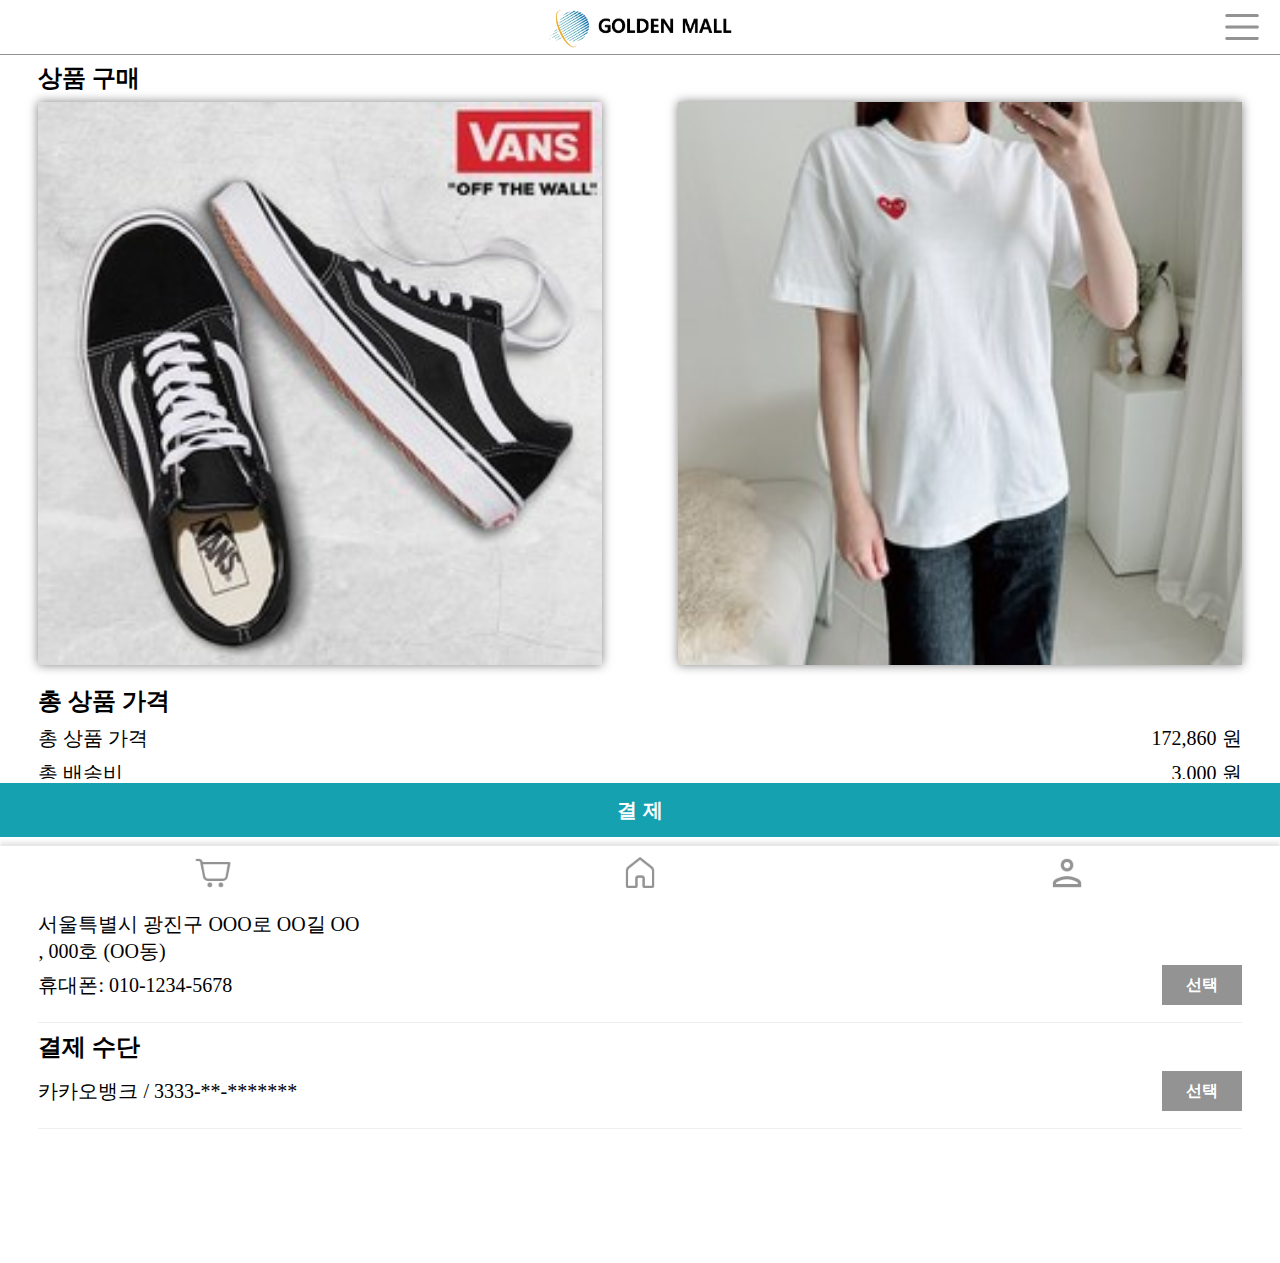
<file: product/order/productCheckout.html>
<!DOCTYPE html>
<html lang="ko">
<head>
    <meta charset="UTF-8">
    <meta name="viewport" content="width=device-width, initial-scale=1.0">
    <link rel="icon" type="images/png" href="/asset/icon.png">
    <title>Golden Mall</title>
    <link rel="stylesheet" href="/css/base.css" type="text/css" />
    <link rel="stylesheet" href="/css/style.css" type="text/css" />
    <script src="/js/GoogleAnalyticsBuilder.js"></script>
    <script>
        let pageviewObj = {
            // 방문 페이지 제목
            title: '상품>구매>결제 정보 입력',

            // 이벤트 매개변수
            ep_page_name: '상품>구매>결제 정보 입력',            
            ep_visit_channel: 'PCWeb',
            ep_login_yn: 'Y',
            ep_dow: '화',

            // 사용자 속성
            up_uid: 'hhpark',
            up_type: '개인',
            up_age: '20대',
            up_gender: 'M',
            up_joindate: '20240604'
        };
        sendGAPage(pageviewObj);
        console.log(window.dataLayer);
    </script>
    <script src="/js/script.js"></script>
    <script src="https://ajax.googleapis.com/ajax/libs/jquery/3.6.1/jquery.min.js"></script>
</head>

<body>
    <!-- Google Tag Manager (noscript) -->
    <noscript><iframe src="https://www.googletagmanager.com/ns.html?id=GTM-WPC9HDZQ"
    height="0" width="0" style="display:none;visibility:hidden"></iframe></noscript>
    <!-- End Google Tag Manager (noscript) -->

    <div id="header"></div>

    <div class="container-button">
        <div class="product">
            <div class="product-list">
                <div class="product-list-title">
                    상품 구매
                </div>
            </div>
            <div class="product-list">
                <div class="product-info">
                    <img class="product-info-img" src="/asset/product/img_shoes1.jpg" alt=""/>
                </div>
                <div class="product-info">
                    <img class="product-info-img" src="/asset/product/img_clothes2.jpg" alt=""/>
                    
                </div>
            </div>
            <div class="product-list">
                <div class="product-list-title">총 상품 가격</div>
            </div>
            <div class="product">
                <div class="product-list">
                    <div class="product-info-content">총 상품 가격</div>
                    <div class="product-info-content">172,860 원</div>
                </div>
                <div class="product-list">
                    <div class="product-info-content">총 배송비</div>
                    <div class="product-info-content">3,000 원</div>
                </div>
            </div>
            <div class="product-list">
                <div class="product-list-title">
                    총 결제 금액
                </div>
                <div class="product-info-price">
                    <div class="product-info-price1">175,860</div>
                    <div class="product-info-price2">원</div>
                </div>
            </div>
        </div>
        <div class="product">
            <div class="product-list">
                <div class="product-list-title">배송지</div>
            </div>
            <div class="product-info-content">
                서울특별시 광진구 OOO로 OO길 OO<br>
                , 000호 (OO동)
            </div>
            <div class="product-list">
                <div class="product-info-content">휴대폰: 010-1234-5678</div>
                <button class="select-button" onclick="addShippingInfo()">선택</button>
            </div>
        </div>
        <div class="product">
            <div class="product-list">
                <div class="product-list-title">결제 수단</div>
            </div>
            <div class="product-list">
                <div class="product-info-content">카카오뱅크 / 3333-**-*******</div>
                <button class="select-button">선택</button>
            </div>
        </div>
    </div>

    <div class="main-button-backgroundcolor">
        <button class="main-button" onclick="eventMoveProductPurchase()">결 제</button>
    </div>

    <div id="nav"></div>
</body>
<script>
    $(function(){
        $("#header").load("/component/header.html", function(){
        });
        $("#nav").load("/component/nav.html", function(){
        });
    });

    function addShippingInfo(){
        // 전자 상거래
        // 기본 정보
        let eventData = {
            event_name: 'add_shipping_info',
            ep_ecommerce: 'add_shipping_info',
        };
        // 거래 정보
        let transaction = {
            currency: 'KRW',
            value: 175860.0,
            shipping: 3000.0,
            payment_type: 'Kakao Pay',
        };
        // 상품 정보
        let productShoes1 = {
            item_id: 'VANS_12345',
            item_brand: 'Vans',
            item_name: '반스 운동화 올드스쿨 블랙',
            item_variant: 'Black',
            price: 18860.0,
            affiliation: 'Golden Mall',
            coupon: 'SUMMER_FUN',
            item_category: 'Clothes',
            item_category2: 'Shoes',
            index: 0,
            quantity: 1,
        };
        let productShirt1 = {
            item_id: 'COMME_777',
            item_brand: '꼼데가르송',
            item_name: 'PLAY 반팔티셔츠',
            item_variant: 'White',
            price: 123.000,
            affiliation: 'Golden Mall',
            item_category: 'Clothes',
            item_category2: 'Shirt',
            index: 1,
            quantity: 1,
        };

        let items = [productShoes1, productShirt1];

        sendGAEcommerce(eventData, transaction, items);
    }

    function eventMoveProductPurchase(){
        // 전자 상거래
        // 기본 정보
        let eventData = {
            event_name: 'add_payment_info',
            ep_ecommerce: 'add_payment_info',
        };
        // 거래 정보
        let transaction = {
            currency: 'KRW',
            value: 175860.0,
            shipping: 3000.0,
            payment_type: 'Kakao Pay',
        };
        // 상품 정보
        let productShoes1 = {
            item_id: 'VANS_12345',
            item_brand: 'Vans',
            item_name: '반스 운동화 올드스쿨 블랙',
            item_variant: 'Black',
            price: 18860.0,
            affiliation: 'Golden Mall',
            coupon: 'SUMMER_FUN',
            item_category: 'Clothes',
            item_category2: 'Shoes',
            index: 0,
            quantity: 1,
        };
        let productShirt1 = {
            item_id: 'COMME_777',
            item_brand: '꼼데가르송',
            item_name: 'PLAY 반팔티셔츠',
            item_variant: 'White',
            price: 123.000,
            affiliation: 'Golden Mall',
            item_category: 'Clothes',
            item_category2: 'Shirt',
            index: 1,
            quantity: 1,
        };

        let items = [productShoes1, productShirt1];

        sendGAEcommerce(eventData, transaction, items);
        
        moveProductPurchase();
    }
</script>
</html>
</file>
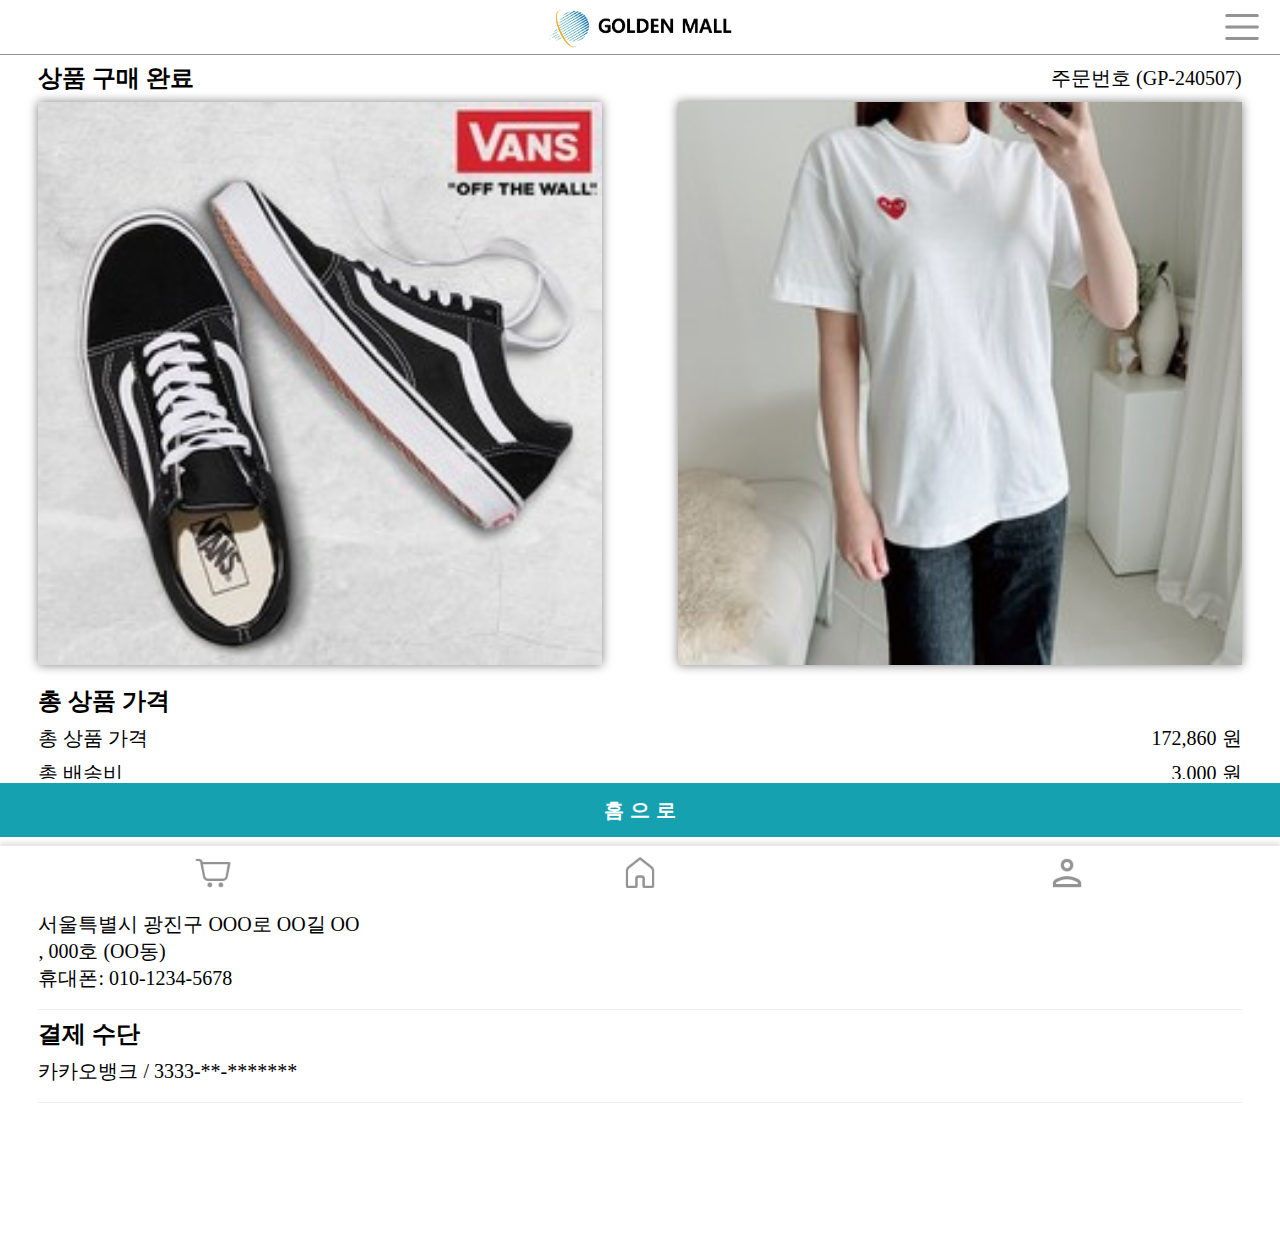
<file: product/order/productPurchase.html>
<!DOCTYPE html>
<html lang="ko">
<head>
    <meta charset="UTF-8">
    <meta name="viewport" content="width=device-width, initial-scale=1.0">
    <link rel="icon" type="images/png" href="/asset/icon.png">
    <title>Golden Mall</title>
    <link rel="stylesheet" href="/css/base.css" type="text/css" />
    <link rel="stylesheet" href="/css/style.css" type="text/css" />
    <script src="/js/GoogleAnalyticsBuilder.js"></script>
    <script>
        // 페이지 뷰
        let pageviewObj = {
            // 방문 페이지 제목
            title: '상품>구매>구매 완료',

            // 이벤트 매개변수
            ep_page_name: '상품>구매>구매 완료',            
            ep_visit_channel: 'PCWeb',
            ep_login_yn: 'Y',
            ep_dow: '화',

            // 사용자 속성
            up_uid: 'hhpark',
            up_type: '개인',
            up_age: '20대',
            up_gender: 'M',
            up_joindate: '20240604'
        };
        sendGAPage(pageviewObj);
        console.log(window.dataLayer);

        // 전자 상거래
        // 기본 정보
        let eventData = {
            event_name: 'purchase',
            ep_ecommerce: 'purchase',
        };
        // 거래 정보
        let transaction = {
            currency: 'KRW',
            value: 175860.0,
            shipping: 3000.0,
            transaction_id: 'GP-240507',
            payment_type: 'Kakao Pay',
        };
        // 상품 정보
        let productShoes1 = {
            item_id: 'VANS_12345',
            item_brand: 'Vans',
            item_name: '반스 운동화 올드스쿨 블랙',
            item_variant: 'Black',
            price: 18860.0,
            affiliation: 'Golden Mall',
            coupon: 'SUMMER_FUN',
            item_category: 'Clothes',
            item_category2: 'Shoes',
            index: 0,
            quantity: 1,
        };
        let productShirt1 = {
            item_id: 'COMME_777',
            item_brand: '꼼데가르송',
            item_name: 'PLAY 반팔티셔츠',
            item_variant: 'White',
            price: 123.000,
            affiliation: 'Golden Mall',
            item_category: 'Clothes',
            item_category2: 'Shirt',
            index: 1,
            quantity: 1,
        };

        let items = [productShoes1, productShirt1];

        sendGAEcommerce(eventData, transaction, items);
    </script>
    <script src="/js/script.js"></script>
    <script src="https://ajax.googleapis.com/ajax/libs/jquery/3.6.1/jquery.min.js"></script>
</head>

<body>
    <!-- Google Tag Manager (noscript) -->
    <noscript><iframe src="https://www.googletagmanager.com/ns.html?id=GTM-WPC9HDZQ"
    height="0" width="0" style="display:none;visibility:hidden"></iframe></noscript>
    <!-- End Google Tag Manager (noscript) -->

    <div id="header"></div>

    <div class="container-button">
        <div class="product">
            <div class="product-list">
                <div class="product-list-title">
                    상품 구매 완료
                </div>
                <div class="product-info-content">주문번호 (GP-240507)</div>
            </div>
            <div class="product-list">
                <div class="product-info">
                    <img class="product-info-img" src="/asset/product/img_shoes1.jpg" alt=""/>
                </div>
                <div class="product-info">
                    <img class="product-info-img" src="/asset/product/img_clothes2.jpg" alt=""/>
                    
                </div>
            </div>
            <div class="product-list">
                <div class="product-list-title">총 상품 가격</div>
            </div>
            <div class="product">
                <div class="product-list">
                    <div class="product-info-content">총 상품 가격</div>
                    <div class="product-info-content">172,860 원</div>
                </div>
                <div class="product-list">
                    <div class="product-info-content">총 배송비</div>
                    <div class="product-info-content">3,000 원</div>
                </div>
            </div>
            <div class="product-list">
                <div class="product-list-title">
                    총 결제 금액
                </div>
                <div class="product-info-price">
                    <div class="product-info-price1">175,860</div>
                    <div class="product-info-price2">원</div>
                </div>
            </div>
        </div>
        <div class="product">
            <div class="product-list">
                <div class="product-list-title">배송지</div>
            </div>
            <div class="product-info-content">
                서울특별시 광진구 OOO로 OO길 OO<br>
                , 000호 (OO동)
            </div>
            <div class="product-list">
                <div class="product-info-content">휴대폰: 010-1234-5678</div>
            </div>
        </div>
        <div class="product">
            <div class="product-list">
                <div class="product-list-title">결제 수단</div>
            </div>
            <div class="product-list">
                <div class="product-info-content">카카오뱅크 / 3333-**-*******</div>
            </div>
        </div>
    </div>

    <div class="main-button-backgroundcolor">
        <button class="main-button" onclick="eventMoveMainPage()">홈 으 로</button>
    </div>

    <div id="nav"></div>
</body>
<script>
    $(function(){
        $("#header").load("/component/header.html", function(){
        });
        $("#nav").load("/component/nav.html", function(){
        });
    });

    function eventMoveMainPage(){
        let eventObj = {
            // 이벤트 명
            event_name: 'click_event',
            // 이벤트 매개변수
            ep_click_page: '상품>구매>구매 완료',            
            ep_click_area: '바디',
            ep_click_area2: '버튼',
            ep_click_label: '홈으로',
        };
        sendGAEvent(eventObj);
        console.log(window.dataLayer);
        
        moveMainPage();
    }
</script>
</html>
</file>
<file: css/base.css>
/*=========초기세팅 시작=========*/
/*====헤더====*/
header {
    position: fixed;
    top: 0;
    left: 0;
    width: 100vw;
    height: 6vh;
    background-color: white;
    border-bottom: 1px solid #939393;
    z-index: 10;
}

#logo {
    position: absolute;
    left: 50%;
    top: 10%;
    transform: translateX(-50%);
    height: 80%;
    width: auto;
}
#hambuger-button {
    position: absolute;
    right: 1.5%;
    top: 15%;
    height: 70%;
    width: auto;
}

/*====네비게이션====*/
nav {
    position: fixed;
    bottom: 0;
    left: 0;
    width: 100vw;
    height: 6vh;
    display: flex;
    justify-content: space-around;
    align-items: center;
    background-color: white;
    box-shadow: 0 -4px 4px rgba(0, 0, 0, 0.1);
    z-index: 10;
}

#move-cart {
    height: 70%;
    width: auto;
}

#move-home {
    height: 70%;
    width: auto;
}

#move-mypage {
    height: 70%;
    width: auto;
}

/*====바디====*/
body {
    padding: 0px;
    margin: 0px;
}

.container {
    width: 94%;
    padding-left: 3%;
    padding-right: 3%;
    padding-top: 6vh;
    padding-bottom: 6vh;
    z-index: 1;
}

/* 버튼일 때 */
.container-button {
    width: 94%;
    padding-left: 3%;
    padding-right: 3%;
    padding-top: 6vh;
    padding-bottom: 14vh;
    z-index: 1;
}

/* 버튼 */
.main-button-backgroundcolor {
    display: flex;

    position: fixed;
    bottom: 6vh;
    left: 0;
    width: 100vw;
    height: 6vh;
    z-index: 10;

    background-color: white;
    padding-top: 0.5vh;
    padding-bottom: 1vh;
}
.main-button{
    width: 100%;
    height: 100%;

    background-color: #15A1B0;
    color: white;
    border: none;

    font-size: 20px;
    font-weight: bold;
}
.sub-button{
    width: 100%;
    height: 100%;

    background-color: #939393;
    color: white;
    border: none;

    font-size: 20px;
    font-weight: bold;
}
.select-button{
    width: 80px;
    height: 40px;

    background-color: #939393;
    color: white;
    border: none;

    font-size: 16px;
    font-weight: bold;
}
/* 모달 */
/*=========초기세팅 끝=========*/
</file>
<file: css/style.css>
/*=========메인 페이지 시작=========*/
/* .img-gp-main {
    display: flex;
    justify-content: center;
} */
.center {
    display: flex;
    justify-content: center;
    align-items: center;
    margin-top: 1vh;
}
.show-modal-img {
    width: 90vw;
    height: 50vh;
    object-fit: cover;
}
.move-productpage-img {
    width: 90vw;
    height: auto;
}
/*=========메인 페이지 끝=========*/

/*=========Product=========*/
.product {
    padding-bottom: 1vh;
    margin-top: 8px;
    margin-bottom: 8px;
    border-bottom: 1px solid #EEEEEE;
}
.product-list {
    position: relative;
    width: 100%;
    height: auto;
    display: flex;
    justify-content: space-between;
    align-items: center;
    margin-bottom: 8px;
}
.product-list-title {
    font-size: 24px;
    font-weight: bold;
}
.product-list-title0 {
    font-size: 20px;
    font-weight: bold;
}
.product-list-title2 {
    font-size: 20px;
    color: #939393;
}
.product-info {
    width: 44vw;
    height: auto;
}
.product-info-big {
    width: 94vw;
    height: auto;
    display: flex;
    justify-content: center;
}
.product-info-img {
    width: 44vw;
    height: auto;
    box-shadow: 0px 0px 10px rgba(0, 0, 0, 0.5);
    margin-bottom: 8px;
}
.product-info-title {
    font-size: 20px;
    font-weight: bold;
    margin-bottom: 4px;
}
.product-info-content {
    font-size: 20px;
}
.product-info-price {
    display: flex;
    justify-content: flex-end;
}
.product-info-price0 {
    font-size: 18px;
    color: #939393;
    font-weight: bold;
    text-decoration: line-through;
    margin-right: 3px;
    white-space: pre;
}
.product-info-price1 {
    font-size: 20px;
    color: red;
    font-weight: bold;
}
.product-info-price2 {
    font-size: 20px;
    color: black;
    font-weight: bold;
}
/*=========Product=========*/
/*=========마이페이지 시작=========*/
.user-info {
    width: 100%;
    height: 16vh;
    display: flex;
    justify-content: left;
    align-items: center;
    
    padding-top: 4px;
    padding-bottom: 8px;
    border-bottom: 1px solid #EEEEEE;
}
.user-info-img {
    width: auto;
    height: 14vh;
    border-radius: 50%;
    overflow: hidden;
    margin-top: 10px;
}
.user-info-text {
    margin-left: 24px;
    font-size: 20px;
    font-weight: 500;
}
.mypage-list {
    width: 100%;
    height: 10vh;
    display: flex;
    justify-content: left;
    align-items: center;
    border-bottom: 1px solid #EEEEEE;
}
.mypage-icon {
    width: auto;
    height: 50%;
}
.mypage-list-text {
    margin-left: 20px;
    color: #939393;
    font-size: 24px;
    font-weight: 500;
}
/* 주문 목록 */
.purchase-info {
    width: 44vw;
    height: auto;
}
/*=========마이페이지 끝=========*/

/* 모달 */
/*팝업 배경*/
.modal {
    display: none;
    position: absolute;
    top:0;
    left: 0;
    width: 100%;
    height: 100vh;
    overflow: hidden;
    background: rgba(0,0,0,0.5);
    z-index: 100;
}
/*팝업*/
.modal .modal_popup {
    position: absolute;
    top: 50%;
    left: 50%;
    transform: translate(-50%, -50%);

    width: 80vw;
    height: auto;
    max-height: 90vh;
}
</file>
